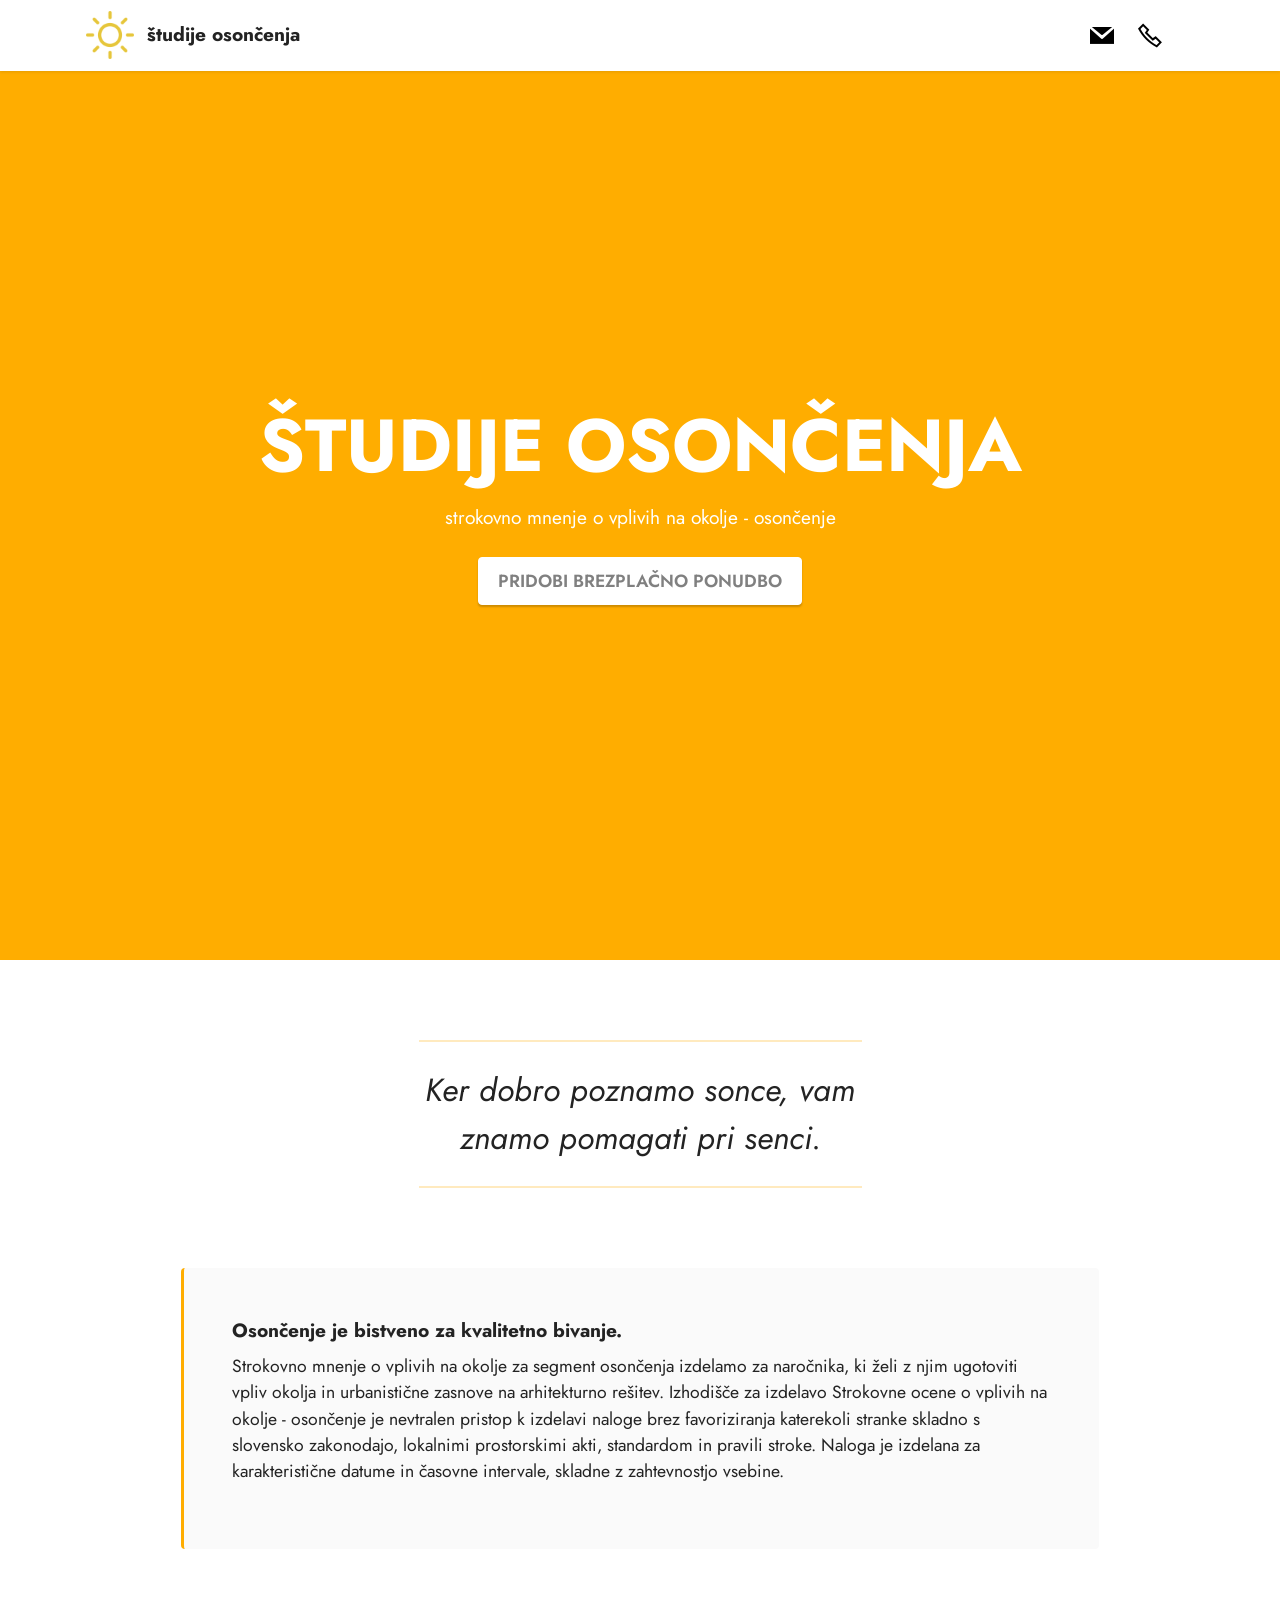
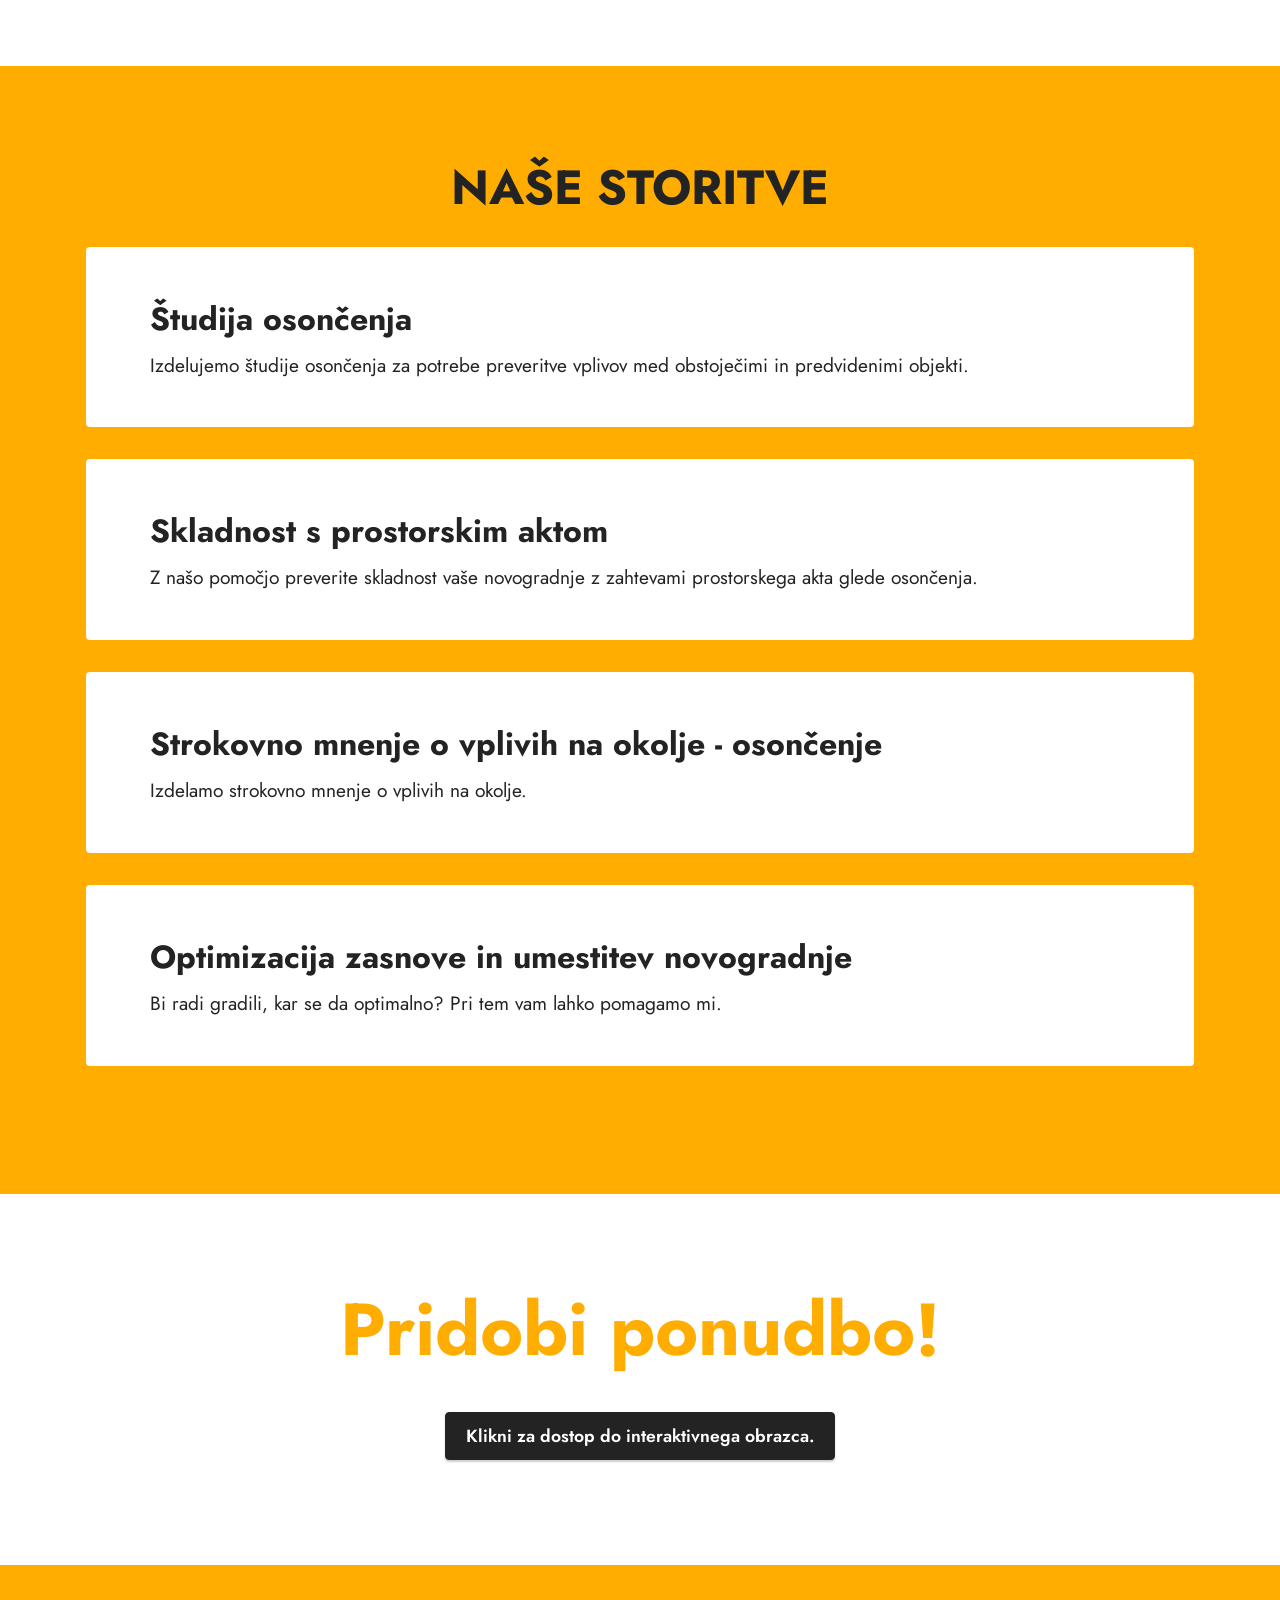
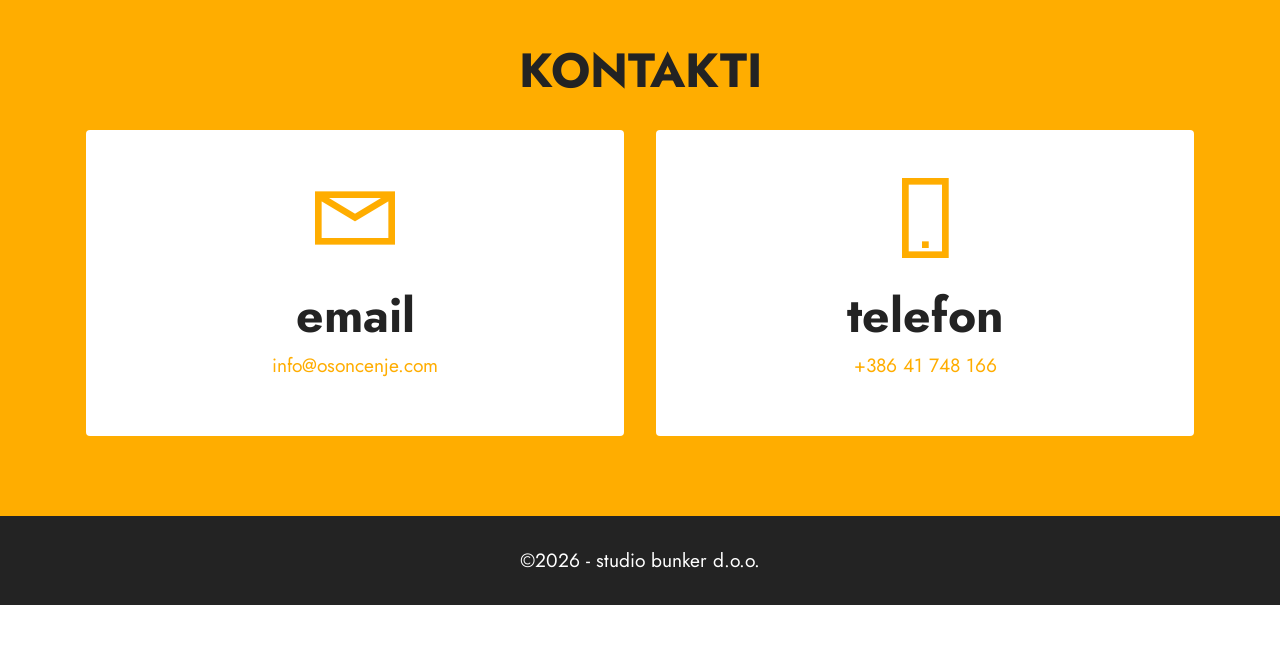
<file: index.html>
<!DOCTYPE html>
<html  >
<head>

  <!-- Google tag (gtag.js) -->
<script async src="https://www.googletagmanager.com/gtag/js?id=G-XQLSNSXRMN"></script>
<script>
  window.dataLayer = window.dataLayer || [];
  function gtag(){dataLayer.push(arguments);}
  gtag('js', new Date());

  gtag('config', 'G-XQLSNSXRMN');
</script>
  <!-- Site made with Mobirise Website Builder v6.0.5, https://mobirise.com -->
  <meta charset="UTF-8">
  <meta http-equiv="X-UA-Compatible" content="IE=edge">
  <meta name="generator" content="Mobirise v6.0.5, mobirise.com">
  <meta name="viewport" content="width=device-width, initial-scale=1, minimum-scale=1">
  <link rel="shortcut icon" href="assets/images/sun.png" type="image/x-icon">
  <meta name="description" content="">
  
  
  <title>študije osončenja</title>
  <link rel="stylesheet" href="assets/web/assets/mobirise-icons2/mobirise2.css">
  <link rel="stylesheet" href="assets/bootstrap/css/bootstrap.min.css">
  <link rel="stylesheet" href="assets/bootstrap/css/bootstrap-grid.min.css">
  <link rel="stylesheet" href="assets/bootstrap/css/bootstrap-reboot.min.css">
  <link rel="stylesheet" href="assets/animatecss/animate.css">
  <link rel="stylesheet" href="assets/dropdown/css/style.css">
  <link rel="stylesheet" href="assets/socicon/css/styles.css">
  <link rel="stylesheet" href="assets/theme/css/style.css">
  <link rel="preload" href="https://fonts.googleapis.com/css?family=Jost:100,200,300,400,500,600,700,800,900,100i,200i,300i,400i,500i,600i,700i,800i,900i&display=swap" as="style" onload="this.onload=null;this.rel='stylesheet'">
  <noscript><link rel="stylesheet" href="https://fonts.googleapis.com/css?family=Jost:100,200,300,400,500,600,700,800,900,100i,200i,300i,400i,500i,600i,700i,800i,900i&display=swap"></noscript>
  <link rel="preload" as="style" href="assets/mobirise/css/mbr-additional.css?v=VdcR7S"><link rel="stylesheet" href="assets/mobirise/css/mbr-additional.css?v=VdcR7S" type="text/css">

  
  
  
</head>
<body>
  
  <section data-bs-version="5.1" class="menu menu1 cid-u844NfzFJv" once="menu" id="menu1-0">
    

    <nav class="navbar navbar-dropdown navbar-fixed-top navbar-expand-lg">
        <div class="container">
            <div class="navbar-brand">
                <span class="navbar-logo">
                    <a href="index.html">
                        <img src="assets/images/sun.png" alt="" style="height: 3rem;">
                    </a>
                </span>
                <span class="navbar-caption-wrap"><a class="navbar-caption text-black text-primary display-7" href="index.html">študije osončenja</a></span>
            </div>
            <button class="navbar-toggler" type="button" data-toggle="collapse" data-bs-toggle="collapse" data-target="#navbarSupportedContent" data-bs-target="#navbarSupportedContent" aria-controls="navbarNavAltMarkup" aria-expanded="false" aria-label="Toggle navigation">
                <div class="hamburger">
                    <span></span>
                    <span></span>
                    <span></span>
                    <span></span>
                </div>
            </button>
            <div class="collapse navbar-collapse" id="navbarSupportedContent">
                
                <div class="icons-menu">
                    <a class="iconfont-wrapper" href="kontakt.html">
                        <span class="p-2 mbr-iconfont socicon-mail socicon" style="color: rgb(0, 0, 0); fill: rgb(0, 0, 0);"></span>
                    </a>
                    <a class="iconfont-wrapper" href="kontakt.html">
                        <span class="p-2 mbr-iconfont mobi-mbri-phone mobi-mbri"></span>
                    </a>
                    
                    
                </div>
                
            </div>
        </div>
    </nav>
</section>

<section data-bs-version="5.1" class="header18 cid-u846of4ZfN mbr-fullscreen" id="header18-2">

    

    
    

    <div class="align-center container">
        <div class="row justify-content-center">
            <div class="col-12 col-lg-10">
                <h1 class="mbr-section-title mbr-fonts-style mbr-white mb-3 display-1"><strong>ŠTUDIJE OSONČENJA</strong></h1>
                
                <p class="mbr-text mbr-fonts-style mbr-white display-7">
                    strokovno mnenje o vplivih na okolje - osončenje</p>
                <div class="mbr-section-btn mt-3"><a class="btn btn-primary display-4" href="https://tally.so/r/2Ed2We" target="_blank">PRIDOBI BREZPLAČNO PONUDBO</a></div>
            </div>
        </div>
    </div>
</section>

<section data-bs-version="5.1" class="content6 cid-u8m15n0fcU" id="content6-i">
    
    <div class="container">
        <div class="row justify-content-center">
            <div class="col-md-12 col-lg-5">
                <hr class="line">
                <p class="mbr-text align-center mbr-fonts-style my-4 display-5">
                    <em>Ker dobro poznamo sonce, vam znamo pomagati pri senci.</em></p>
                <hr class="line">
            </div>
        </div>
    </div>
</section>

<section data-bs-version="5.1" class="content7 cid-u8m1lABczk" id="content7-j">
    
    <div class="container">
        <div class="row justify-content-center">
            <div class="col-12 col-md-10">
                <blockquote>
                <h5 class="mbr-section-title mbr-fonts-style mb-2 display-7"><strong>Osončenje je bistveno za kvalitetno bivanje.</strong></h5>
                <p class="mbr-text mbr-fonts-style display-4">Strokovno mnenje o vplivih na okolje za segment osončenja izdelamo za naročnika, ki želi z njim ugotoviti vpliv okolja in urbanistične zasnove na arhitekturno rešitev. Izhodišče za izdelavo Strokovne ocene o vplivih na okolje - osončenje je nevtralen pristop k izdelavi naloge brez favoriziranja katerekoli stranke skladno s slovensko zakonodajo, lokalnimi prostorskimi akti, standardom in pravili stroke. Naloga je izdelana za karakteristične datume in časovne intervale, skladne z zahtevnostjo vsebine.</p></blockquote>
            </div>
        </div>
    </div>
</section>

<section data-bs-version="5.1" class="features10 cid-u847QgLwHQ" id="features10-6">
    <!---->
    

    
    
    <div class="container">
        <div class="mbr-section-head">
            <h3 class="mbr-section-title mbr-fonts-style mb-0 display-2"><strong>NAŠE STORITVE</strong></h3>
            
        </div>
        <div class="row mt-4">
            <div class="item features-without-image col-12 active">
                <div class="item-wrapper">
                    <div class="top-line row">
                        <div class="col">
                            <h4 class="card-title mbr-fonts-style display-5"><strong>Študija osončenja</strong></h4>
                        </div>
                        <div class="col-auto">
                            <p class="price mbr-fonts-style display-5"></p>
                        </div>
                    </div>
                    <div class="bottom-line">
                        <p class="mbr-text mbr-fonts-style display-7">
                            Izdelujemo študije osončenja za potrebe preveritve vplivov med obstoječimi in predvidenimi objekti.&nbsp;</p>
                    </div>
                </div>
            </div>
            <div class="item features-without-image col-12">
                <div class="item-wrapper">
                    <div class="top-line row">
                        <div class="col">
                            <h4 class="card-title mbr-fonts-style display-5"><strong>Skladnost s prostorskim aktom</strong></h4>
                        </div>
                        <div class="col-auto">
                            <p class="price mbr-fonts-style display-5"></p>
                        </div>
                    </div>
                    <div class="bottom-line">
                        <p class="mbr-text mbr-fonts-style display-7">
                            Z našo pomočjo preverite skladnost vaše novogradnje z zahtevami prostorskega akta glede osončenja.</p>
                    </div>
                </div>
            </div><div class="item features-without-image col-12">
                <div class="item-wrapper">
                    <div class="top-line row">
                        <div class="col">
                            <h4 class="card-title mbr-fonts-style display-5"><strong>Strokovno mnenje o vplivih na okolje - osončenje</strong></h4>
                        </div>
                        <div class="col-auto">
                            <p class="price mbr-fonts-style display-5"></p>
                        </div>
                    </div>
                    <div class="bottom-line">
                        <p class="mbr-text mbr-fonts-style display-7">
                            Izdelamo strokovno mnenje o vplivih na okolje.</p>
                    </div>
                </div>
            </div>
            <div class="item features-without-image col-12">
                <div class="item-wrapper">
                    <div class="top-line row">
                        <div class="col">
                            <h4 class="card-title mbr-fonts-style display-5"><strong>Optimizacija zasnove in umestitev novogradnje</strong></h4>
                        </div>
                        <div class="col-auto">
                            <p class="price mbr-fonts-style display-5"></p>
                        </div>
                    </div>
                    <div class="bottom-line">
                        <p class="mbr-text mbr-fonts-style display-7">Bi radi gradili, kar se da optimalno? Pri tem vam lahko pomagamo mi.</p>
                    </div>
                </div>
            </div>
        </div>
    </div>
</section>

<section data-bs-version="5.1" class="info1 cid-vsxmw6hv3f" id="info1-q">
    

    
    
    <div class="align-center container">
        <div class="row justify-content-center">
            <div class="col-12 col-lg-8">
                <h3 class="mbr-section-title mb-4 mbr-fonts-style display-1">
                    <strong>Pridobi ponudbo!</strong></h3>
                
                <div class="mbr-section-btn"><a class="btn btn-black display-4" href="https://tally.so/r/2Ed2We" target="_blank">Klikni za dostop do interaktivnega obrazca.</a></div>
            </div>
        </div>
    </div>
</section>

<section data-bs-version="5.1" class="contacts1 cid-u848p1ioZ1" id="contacts1-8">

    

    
    
    <div class="container">
        <div class="mbr-section-head">
            <h3 class="mbr-section-title mbr-fonts-style align-center mb-0 display-2"><strong>KONTAKTI</strong></h3>
            <h4 class="mbr-section-subtitle mbr-fonts-style align-center mb-0 mt-2 display-5"></h4>
        </div>
        <div class="row justify-content-center mt-4">
            <div class="card col-12 col-lg-6">
                <div class="card-wrapper">
                    <div class="card-box align-center">
                        <div class="image-wrapper">
                            <span class="mbr-iconfont mobi-mbri-letter mobi-mbri" style="color: rgb(255, 173, 0); fill: rgb(255, 173, 0);"></span>
                        </div>
                        <h4 class="card-title mbr-fonts-style mb-2 display-2"><strong>email</strong>
                        </h4>
                        
                        <h5 class="link mbr-fonts-style display-7"><a href="page3.html" class="text-warning text-primary">info@osoncenje.com</a></h5>
                    </div>
                </div>
            </div>
            <div class="card col-12 col-lg-6">
                <div class="card-wrapper">
                    <div class="card-box align-center">
                        <div class="image-wrapper">
                            <span class="mbr-iconfont mobi-mbri-mobile-2 mobi-mbri" style="color: rgb(255, 173, 0); fill: rgb(255, 173, 0);"></span>
                        </div>
                        <h4 class="card-title mbr-fonts-style align-center mb-2 display-2"><strong>telefon</strong></h4>
                        
                        <h5 class="link mbr-black mbr-fonts-style display-7"><a href="tel:+386 41 748 166" class="text-warning text-primary">+386 41 748 166</a></h5>
                    </div>
                </div>
            </div>
        </div>
    </div>
</section>

<section data-bs-version="5.1" class="footer7 cid-vsxmRZ2svs" once="footers" id="footer7-r">

    

    

    <div class="container">
        <div class="media-container-row align-center mbr-white">
            <div class="col-12">
                <p class="mbr-text mb-0 mbr-fonts-style display-7">
                    ©2026 - studio bunker d.o.o.</p>
            </div>
        </div>
    </div>
</section><section class="display-7" style="padding: 0;align-items: center;justify-content: center;flex-wrap: wrap;    align-content: center;display: flex;position: relative;height: 4rem;"><a href="https://mobiri.se/3133961" style="flex: 1 1;height: 4rem;position: absolute;width: 100%;z-index: 1;"><img alt="" style="height: 4rem;" src="[data-uri]"></a><p style="margin: 0;text-align: center;" class="display-7">&#8204;</p><a style="z-index:1" href="https://mobirise.com"> Website Building Software</a></section><script src="assets/bootstrap/js/bootstrap.bundle.min.js"></script>  <script src="assets/smoothscroll/smooth-scroll.js"></script>  <script src="assets/ytplayer/index.js"></script>  <script src="assets/dropdown/js/navbar-dropdown.js"></script>  <script src="assets/theme/js/script.js"></script>  
  
  
 <div id="scrollToTop" class="scrollToTop mbr-arrow-up"><a style="text-align: center;"><i class="mbr-arrow-up-icon mbr-arrow-up-icon-cm cm-icon cm-icon-smallarrow-up"></i></a></div>
    <input name="animation" type="hidden">
  </body>
</html>
</file>
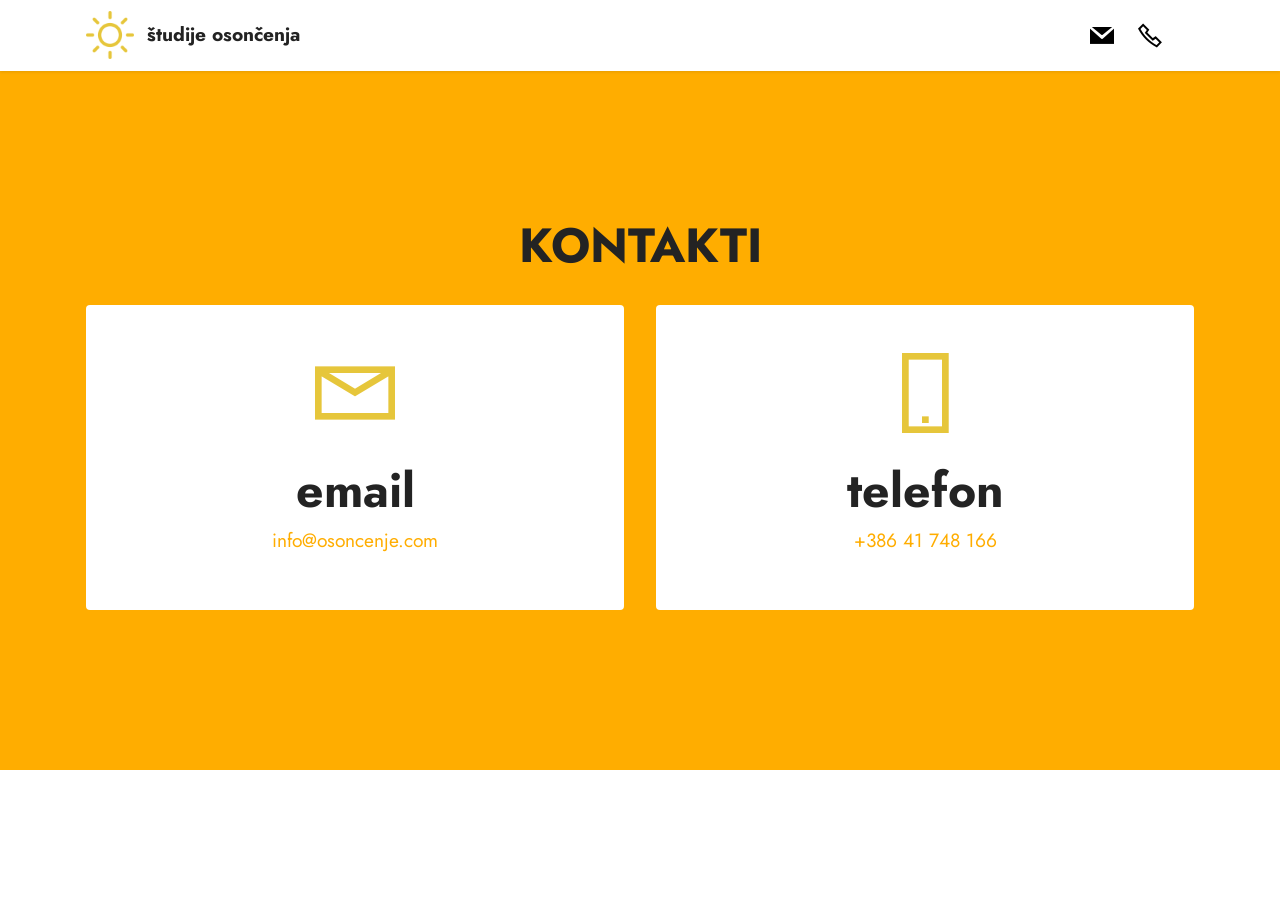
<file: kontakt.html>
<!DOCTYPE html>
<html  >
<head>
  <!-- Site made with Mobirise Website Builder v6.0.5, https://mobirise.com -->
  <meta charset="UTF-8">
  <meta http-equiv="X-UA-Compatible" content="IE=edge">
  <meta name="generator" content="Mobirise v6.0.5, mobirise.com">
  <meta name="viewport" content="width=device-width, initial-scale=1, minimum-scale=1">
  <link rel="shortcut icon" href="assets/images/sun.png" type="image/x-icon">
  <meta name="description" content="">
  
  
  <title>kontakt</title>
  <link rel="stylesheet" href="assets/web/assets/mobirise-icons2/mobirise2.css">
  <link rel="stylesheet" href="assets/bootstrap/css/bootstrap.min.css">
  <link rel="stylesheet" href="assets/bootstrap/css/bootstrap-grid.min.css">
  <link rel="stylesheet" href="assets/bootstrap/css/bootstrap-reboot.min.css">
  <link rel="stylesheet" href="assets/animatecss/animate.css">
  <link rel="stylesheet" href="assets/dropdown/css/style.css">
  <link rel="stylesheet" href="assets/socicon/css/styles.css">
  <link rel="stylesheet" href="assets/theme/css/style.css">
  <link rel="preload" href="https://fonts.googleapis.com/css?family=Jost:100,200,300,400,500,600,700,800,900,100i,200i,300i,400i,500i,600i,700i,800i,900i&display=swap" as="style" onload="this.onload=null;this.rel='stylesheet'">
  <noscript><link rel="stylesheet" href="https://fonts.googleapis.com/css?family=Jost:100,200,300,400,500,600,700,800,900,100i,200i,300i,400i,500i,600i,700i,800i,900i&display=swap"></noscript>
  <link rel="preload" as="style" href="assets/mobirise/css/mbr-additional.css?v=teXJN1"><link rel="stylesheet" href="assets/mobirise/css/mbr-additional.css?v=teXJN1" type="text/css">

  
  
  
</head>
<body>
  
  <section data-bs-version="5.1" class="menu menu1 cid-u84ctUMPPi" once="menu" id="menu1-c">
    

    <nav class="navbar navbar-dropdown navbar-fixed-top navbar-expand-lg">
        <div class="container">
            <div class="navbar-brand">
                <span class="navbar-logo">
                    <a href="index.html">
                        <img src="assets/images/sun.png" alt="" style="height: 3rem;">
                    </a>
                </span>
                <span class="navbar-caption-wrap"><a class="navbar-caption text-black text-primary display-7" href="index.html">študije osončenja</a></span>
            </div>
            <button class="navbar-toggler" type="button" data-toggle="collapse" data-bs-toggle="collapse" data-target="#navbarSupportedContent" data-bs-target="#navbarSupportedContent" aria-controls="navbarNavAltMarkup" aria-expanded="false" aria-label="Toggle navigation">
                <div class="hamburger">
                    <span></span>
                    <span></span>
                    <span></span>
                    <span></span>
                </div>
            </button>
            <div class="collapse navbar-collapse" id="navbarSupportedContent">
                
                <div class="icons-menu">
                    <a class="iconfont-wrapper" href="kontakt.html">
                        <span class="p-2 mbr-iconfont socicon-mail socicon" style="color: rgb(0, 0, 0); fill: rgb(0, 0, 0);"></span>
                    </a>
                    <a class="iconfont-wrapper" href="kontakt.html">
                        <span class="p-2 mbr-iconfont mobi-mbri-phone mobi-mbri"></span>
                    </a>
                    
                    
                </div>
                
            </div>
        </div>
    </nav>
</section>

<section data-bs-version="5.1" class="contacts1 cid-u84ctXA3Ui" id="contacts1-h">

    

    
    
    <div class="container">
        <div class="mbr-section-head">
            <h3 class="mbr-section-title mbr-fonts-style align-center mb-0 display-2">
                <strong>KONTAKTI</strong></h3>
            
        </div>
        <div class="row justify-content-center mt-4">
            <div class="card col-12 col-lg-6">
                <div class="card-wrapper">
                    <div class="card-box align-center">
                        <div class="image-wrapper">
                            <span class="mbr-iconfont mobi-mbri-letter mobi-mbri" style="color: rgb(230, 198, 59); fill: rgb(230, 198, 59);"></span>
                        </div>
                        <h4 class="card-title mbr-fonts-style mb-2 display-2">
                            <strong>email</strong>
                        </h4>
                        
                        <h5 class="link mbr-fonts-style display-7"><a href="mailto:info@osoncenje.com" class="text-warning text-primary">info@osoncenje.com</a></h5>
                    </div>
                </div>
            </div>
            <div class="card col-12 col-lg-6">
                <div class="card-wrapper">
                    <div class="card-box align-center">
                        <div class="image-wrapper">
                            <span class="mbr-iconfont mobi-mbri-mobile-2 mobi-mbri" style="color: rgb(230, 198, 59); fill: rgb(230, 198, 59);"></span>
                        </div>
                        <h4 class="card-title mbr-fonts-style align-center mb-2 display-2"><strong>telefon</strong></h4>
                        
                        <h5 class="link mbr-black mbr-fonts-style display-7"><a href="tel:+386 41 748 166" class="text-warning text-primary">+386 41 748 166</a></h5>
                    </div>
                </div>
            </div>
        </div>
    </div>
</section><section class="display-7" style="padding: 0;align-items: center;justify-content: center;flex-wrap: wrap;    align-content: center;display: flex;position: relative;height: 4rem;"><a href="https://mobiri.se/3133961" style="flex: 1 1;height: 4rem;position: absolute;width: 100%;z-index: 1;"><img alt="" style="height: 4rem;" src="[data-uri]"></a><p style="margin: 0;text-align: center;" class="display-7">&#8204;</p><a style="z-index:1" href="https://mobirise.com"> Website Builder Software</a></section><script src="assets/bootstrap/js/bootstrap.bundle.min.js"></script>  <script src="assets/smoothscroll/smooth-scroll.js"></script>  <script src="assets/ytplayer/index.js"></script>  <script src="assets/dropdown/js/navbar-dropdown.js"></script>  <script src="assets/theme/js/script.js"></script>  
  
  
 <div id="scrollToTop" class="scrollToTop mbr-arrow-up"><a style="text-align: center;"><i class="mbr-arrow-up-icon mbr-arrow-up-icon-cm cm-icon cm-icon-smallarrow-up"></i></a></div>
    <input name="animation" type="hidden">
  </body>
</html>
</file>
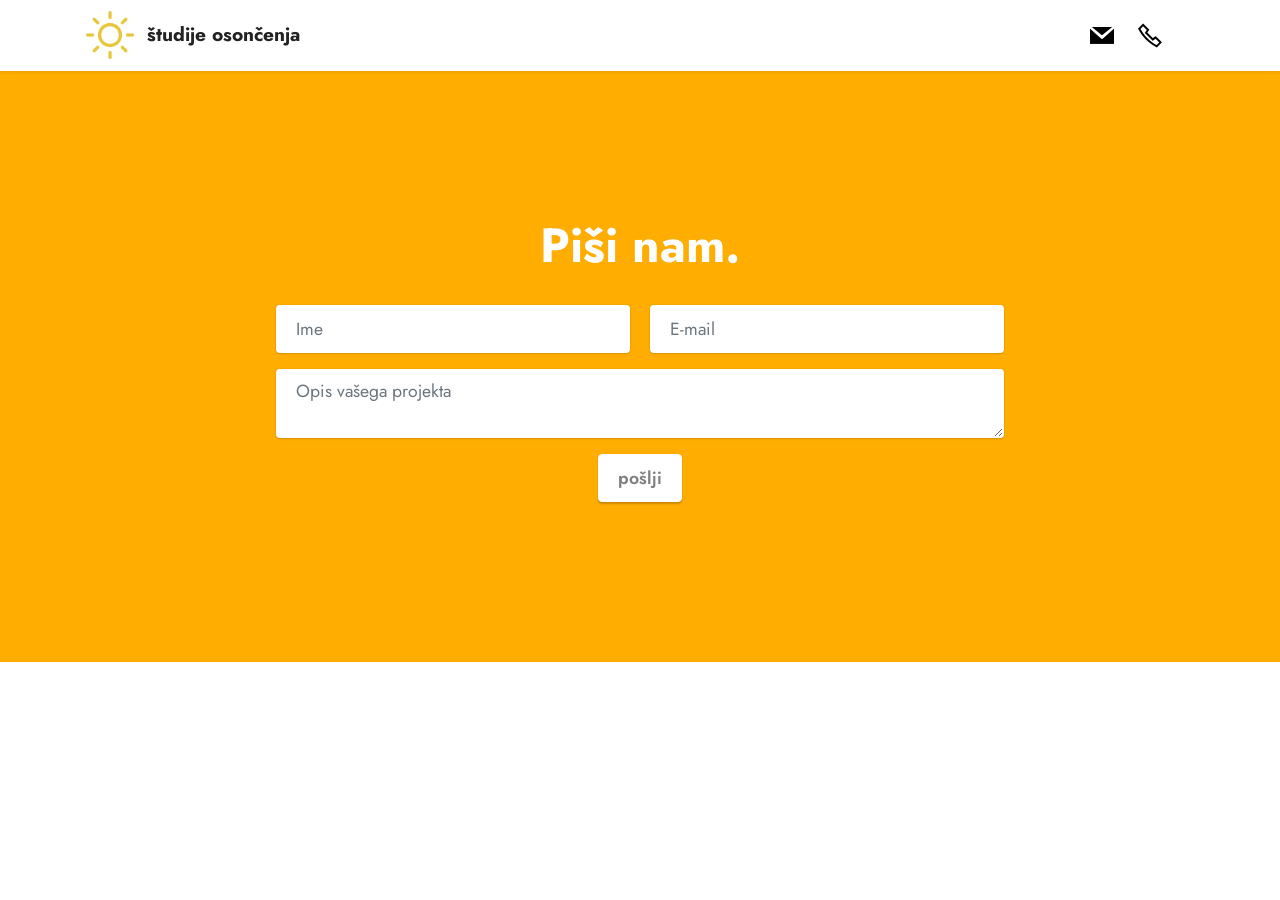
<file: page3.html>
<!DOCTYPE html>
<html  >
<head>
  <!-- Site made with Mobirise Website Builder v6.0.5, https://mobirise.com -->
  <meta charset="UTF-8">
  <meta http-equiv="X-UA-Compatible" content="IE=edge">
  <meta name="generator" content="Mobirise v6.0.5, mobirise.com">
  <meta name="viewport" content="width=device-width, initial-scale=1, minimum-scale=1">
  <link rel="shortcut icon" href="assets/images/sun.png" type="image/x-icon">
  <meta name="description" content="">
  
  
  <title>obrazec za pošiljanje</title>
  <link rel="stylesheet" href="assets/web/assets/mobirise-icons2/mobirise2.css">
  <link rel="stylesheet" href="assets/bootstrap/css/bootstrap.min.css">
  <link rel="stylesheet" href="assets/bootstrap/css/bootstrap-grid.min.css">
  <link rel="stylesheet" href="assets/bootstrap/css/bootstrap-reboot.min.css">
  <link rel="stylesheet" href="assets/animatecss/animate.css">
  <link rel="stylesheet" href="assets/dropdown/css/style.css">
  <link rel="stylesheet" href="assets/socicon/css/styles.css">
  <link rel="stylesheet" href="assets/theme/css/style.css">
  <link rel="preload" href="https://fonts.googleapis.com/css?family=Jost:100,200,300,400,500,600,700,800,900,100i,200i,300i,400i,500i,600i,700i,800i,900i&display=swap" as="style" onload="this.onload=null;this.rel='stylesheet'">
  <noscript><link rel="stylesheet" href="https://fonts.googleapis.com/css?family=Jost:100,200,300,400,500,600,700,800,900,100i,200i,300i,400i,500i,600i,700i,800i,900i&display=swap"></noscript>
  <link rel="preload" as="style" href="assets/mobirise/css/mbr-additional.css?v=xPhvrf"><link rel="stylesheet" href="assets/mobirise/css/mbr-additional.css?v=xPhvrf" type="text/css">

  
  
  
</head>
<body>
  
  <section data-bs-version="5.1" class="menu menu1 cid-v2aLvwnbuQ" once="menu" id="menu1-n">
    

    <nav class="navbar navbar-dropdown navbar-fixed-top navbar-expand-lg">
        <div class="container">
            <div class="navbar-brand">
                <span class="navbar-logo">
                    <a href="index.html">
                        <img src="assets/images/sun.png" alt="" style="height: 3rem;">
                    </a>
                </span>
                <span class="navbar-caption-wrap"><a class="navbar-caption text-black text-primary display-7" href="index.html">študije osončenja</a></span>
            </div>
            <button class="navbar-toggler" type="button" data-toggle="collapse" data-bs-toggle="collapse" data-target="#navbarSupportedContent" data-bs-target="#navbarSupportedContent" aria-controls="navbarNavAltMarkup" aria-expanded="false" aria-label="Toggle navigation">
                <div class="hamburger">
                    <span></span>
                    <span></span>
                    <span></span>
                    <span></span>
                </div>
            </button>
            <div class="collapse navbar-collapse" id="navbarSupportedContent">
                
                <div class="icons-menu">
                    <a class="iconfont-wrapper" href="kontakt.html">
                        <span class="p-2 mbr-iconfont socicon-mail socicon" style="color: rgb(0, 0, 0); fill: rgb(0, 0, 0);"></span>
                    </a>
                    <a class="iconfont-wrapper" href="kontakt.html">
                        <span class="p-2 mbr-iconfont mobi-mbri-phone mobi-mbri"></span>
                    </a>
                    
                    
                </div>
                
            </div>
        </div>
    </nav>
</section>

<section data-bs-version="5.1" class="form5 cid-v2aLFQitce" id="form5-p">
    
    
    <div class="container">
        <div class="mbr-section-head">
            <h3 class="mbr-section-title mbr-fonts-style align-center mb-0 display-2">
                <strong>Piši nam.</strong></h3>
            
        </div>
        <div class="row justify-content-center mt-4">
            <div class="col-lg-8 mx-auto mbr-form" data-form-type="formoid">
                <form action="https://mobirise.eu/" method="POST" class="mbr-form form-with-styler" data-form-title="Form Name"><input type="hidden" name="email" data-form-email="true" value="QRO+Afsu52NXy1A4mRR6gN3nfL4uxFa3CQ0TAdOtI5qz+aEuEi+4YnFCvF/MjQ8XTnCI2x14hrGtOMjJ4BZkldOc2oGL39KdLctwWvF39pQItkNi7uTfNexadzJqSrS4">
                    <div class="row">
                        <div hidden="hidden" data-form-alert="" class="alert alert-success col-12">Hvala za vaše sporočilo. Kontaktirali vas bomo v 24 urah.</div>
                        <div hidden="hidden" data-form-alert-danger="" class="alert alert-danger col-12">
                            Oops...! some problem!
                        </div>
                    </div>
                    <div class="dragArea row">
                        <div class="col-md col-sm-12 form-group mb-3" data-for="name">
                            <input type="text" name="name" placeholder="Ime" data-form-field="name" class="form-control" value="" id="name-form5-p">
                        </div>
                        <div class="col-md col-sm-12 form-group mb-3" data-for="email">
                            <input type="email" name="email" placeholder="E-mail" data-form-field="email" class="form-control" value="" id="email-form5-p">
                        </div>
                        
                        <div class="col-12 form-group mb-3" data-for="textarea">
                            <textarea name="textarea" placeholder="Opis vašega projekta" data-form-field="textarea" class="form-control" id="textarea-form5-p"></textarea>
                        </div>
                        <div class="col-lg-12 col-md-12 col-sm-12 align-center mbr-section-btn"><button type="submit" class="btn btn-primary display-4">pošlji</button></div>
                    </div>
                </form>
            </div>
        </div>
    </div>
</section><section class="display-7" style="padding: 0;align-items: center;justify-content: center;flex-wrap: wrap;    align-content: center;display: flex;position: relative;height: 4rem;"><a href="https://mobiri.se/3133961" style="flex: 1 1;height: 4rem;position: absolute;width: 100%;z-index: 1;"><img alt="" style="height: 4rem;" src="[data-uri]"></a><p style="margin: 0;text-align: center;" class="display-7">&#8204;</p><a style="z-index:1" href="https://mobirise.com/builder/ai-website-builder.html">Free AI Website Builder</a></section><script src="assets/bootstrap/js/bootstrap.bundle.min.js"></script>  <script src="assets/smoothscroll/smooth-scroll.js"></script>  <script src="assets/ytplayer/index.js"></script>  <script src="assets/dropdown/js/navbar-dropdown.js"></script>  <script src="assets/theme/js/script.js"></script>  <script src="assets/formoid/formoid.min.js"></script>  
  
  
 <div id="scrollToTop" class="scrollToTop mbr-arrow-up"><a style="text-align: center;"><i class="mbr-arrow-up-icon mbr-arrow-up-icon-cm cm-icon cm-icon-smallarrow-up"></i></a></div>
    <input name="animation" type="hidden">
  </body>
</html>
</file>
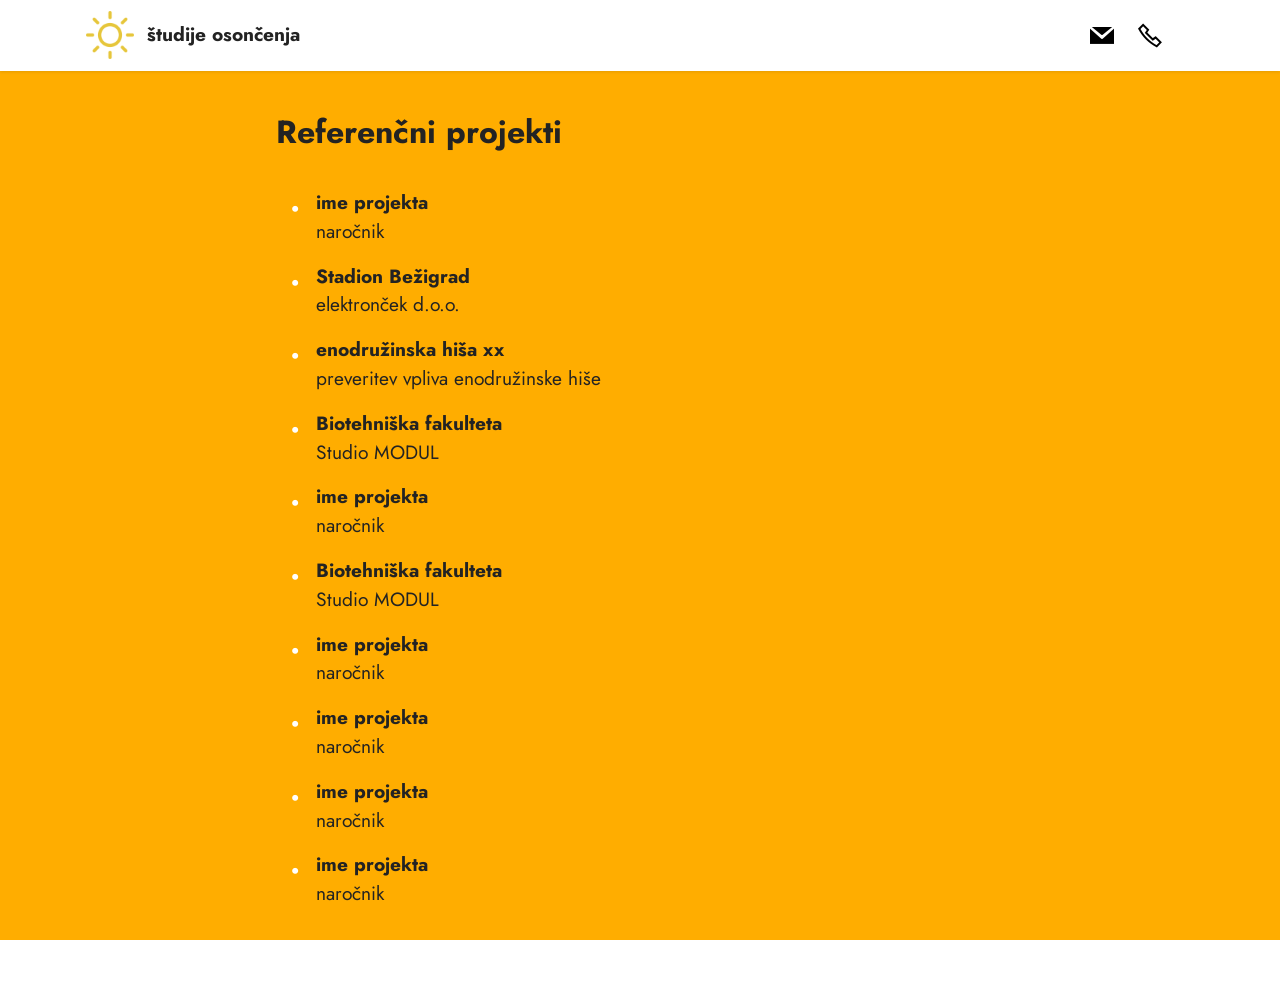
<file: projekti.html>
<!DOCTYPE html>
<html  >
<head>
  <!-- Site made with Mobirise Website Builder v6.0.5, https://mobirise.com -->
  <meta charset="UTF-8">
  <meta http-equiv="X-UA-Compatible" content="IE=edge">
  <meta name="generator" content="Mobirise v6.0.5, mobirise.com">
  <meta name="viewport" content="width=device-width, initial-scale=1, minimum-scale=1">
  <link rel="shortcut icon" href="assets/images/sun.png" type="image/x-icon">
  <meta name="description" content="">
  
  
  <title>referenčni projekti</title>
  <link rel="stylesheet" href="assets/web/assets/mobirise-icons2/mobirise2.css">
  <link rel="stylesheet" href="assets/bootstrap/css/bootstrap.min.css">
  <link rel="stylesheet" href="assets/bootstrap/css/bootstrap-grid.min.css">
  <link rel="stylesheet" href="assets/bootstrap/css/bootstrap-reboot.min.css">
  <link rel="stylesheet" href="assets/animatecss/animate.css">
  <link rel="stylesheet" href="assets/dropdown/css/style.css">
  <link rel="stylesheet" href="assets/socicon/css/styles.css">
  <link rel="stylesheet" href="assets/theme/css/style.css">
  <link rel="preload" href="https://fonts.googleapis.com/css?family=Jost:100,200,300,400,500,600,700,800,900,100i,200i,300i,400i,500i,600i,700i,800i,900i&display=swap" as="style" onload="this.onload=null;this.rel='stylesheet'">
  <noscript><link rel="stylesheet" href="https://fonts.googleapis.com/css?family=Jost:100,200,300,400,500,600,700,800,900,100i,200i,300i,400i,500i,600i,700i,800i,900i&display=swap"></noscript>
  <link rel="preload" as="style" href="assets/mobirise/css/mbr-additional.css?v=h6Ur73"><link rel="stylesheet" href="assets/mobirise/css/mbr-additional.css?v=h6Ur73" type="text/css">

  
  
  
</head>
<body>
  
  <section data-bs-version="5.1" class="menu menu1 cid-u844NfzFJv" once="menu" id="menu1-9">
    

    <nav class="navbar navbar-dropdown navbar-fixed-top navbar-expand-lg">
        <div class="container">
            <div class="navbar-brand">
                <span class="navbar-logo">
                    <a href="index.html">
                        <img src="assets/images/sun.png" alt="" style="height: 3rem;">
                    </a>
                </span>
                <span class="navbar-caption-wrap"><a class="navbar-caption text-black text-primary display-7" href="index.html">študije osončenja</a></span>
            </div>
            <button class="navbar-toggler" type="button" data-toggle="collapse" data-bs-toggle="collapse" data-target="#navbarSupportedContent" data-bs-target="#navbarSupportedContent" aria-controls="navbarNavAltMarkup" aria-expanded="false" aria-label="Toggle navigation">
                <div class="hamburger">
                    <span></span>
                    <span></span>
                    <span></span>
                    <span></span>
                </div>
            </button>
            <div class="collapse navbar-collapse" id="navbarSupportedContent">
                
                <div class="icons-menu">
                    <a class="iconfont-wrapper" href="kontakt.html">
                        <span class="p-2 mbr-iconfont socicon-mail socicon" style="color: rgb(0, 0, 0); fill: rgb(0, 0, 0);"></span>
                    </a>
                    <a class="iconfont-wrapper" href="kontakt.html">
                        <span class="p-2 mbr-iconfont mobi-mbri-phone mobi-mbri"></span>
                    </a>
                    
                    
                </div>
                
            </div>
        </div>
    </nav>
</section>

<section data-bs-version="5.1" class="content14 cid-u84aTyJGD8" id="content14-a">
    

    
    
    
    <div class="container">
        <div class="row justify-content-center">
            <div class="col-md-12 col-lg-8">
                    <h3 class="mbr-section-title mbr-fonts-style mb-4 display-5">
                        <strong>Referenčni projekti</strong></h3>
                <ul class="list mbr-fonts-style display-7">
                    <li><strong>ime projekta<br></strong>naročnik</li><li><strong>Stadion Bežigrad</strong><br>elektronček d.o.o.</li>
                    <li><strong>enodružinska hiša xx</strong><br>preveritev vpliva enodružinske hiše</li>
                    <li><strong>Biotehniška fakulteta</strong><br>Studio MODUL</li>
                    <li><strong>ime projekta</strong><br>naročnik</li>
                    <li><strong>Biotehniška fakulteta<br></strong>Studio MODUL</li><li><strong>ime projekta<br></strong>naročnik</li><li><strong>ime projekta<br></strong>naročnik</li><li><strong>ime projekta<br></strong>naročnik</li><li><strong>ime projekta</strong><br>naročnik</li>
                </ul>
            </div>
        </div>
    </div>
</section><section class="display-7" style="padding: 0;align-items: center;justify-content: center;flex-wrap: wrap;    align-content: center;display: flex;position: relative;height: 4rem;"><a href="https://mobiri.se/3133961" style="flex: 1 1;height: 4rem;position: absolute;width: 100%;z-index: 1;"><img alt="" style="height: 4rem;" src="[data-uri]"></a><p style="margin: 0;text-align: center;" class="display-7">&#8204;</p><a style="z-index:1" href="https://mobirise.com/html-builder.html">HTML Website Maker</a></section><script src="assets/bootstrap/js/bootstrap.bundle.min.js"></script>  <script src="assets/smoothscroll/smooth-scroll.js"></script>  <script src="assets/ytplayer/index.js"></script>  <script src="assets/dropdown/js/navbar-dropdown.js"></script>  <script src="assets/theme/js/script.js"></script>  
  
  
 <div id="scrollToTop" class="scrollToTop mbr-arrow-up"><a style="text-align: center;"><i class="mbr-arrow-up-icon mbr-arrow-up-icon-cm cm-icon cm-icon-smallarrow-up"></i></a></div>
    <input name="animation" type="hidden">
  </body>
</html>
</file>
<file: assets/web/assets/mobirise-icons2/mobirise2.css>
@font-face {
  font-family: 'Moririse2';
  font-display: swap;
  src:  url('mobirise2.eot?f2bix4');
  src:  url('mobirise2.eot?f2bix4#iefix') format('embedded-opentype'),
    url('mobirise2.ttf?f2bix4') format('truetype'),
    url('mobirise2.woff?f2bix4') format('woff'),
    url('mobirise2.svg?f2bix4#mobirise2') format('svg');
  font-weight: normal;
  font-style: normal;
}

[class^="mobi-"], [class*=" mobi-"] {
  /* use !important to prevent issues with browser extensions that change fonts */
  font-family: 'Moririse2' !important;
  speak: none;
  font-style: normal;
  font-weight: normal;
  font-variant: normal;
  text-transform: none;
  line-height: 1;

  /* Better Font Rendering =========== */
  -webkit-font-smoothing: antialiased;
  -moz-osx-font-smoothing: grayscale;
}

.mobi-mbri-add-submenu:before {
  content: "\e900";
}
.mobi-mbri-alert:before {
  content: "\e901";
}
.mobi-mbri-align-center:before {
  content: "\e902";
}
.mobi-mbri-align-justify:before {
  content: "\e903";
}
.mobi-mbri-align-left:before {
  content: "\e904";
}
.mobi-mbri-align-right:before {
  content: "\e905";
}
.mobi-mbri-android:before {
  content: "\e906";
}
.mobi-mbri-apple:before {
  content: "\e907";
}
.mobi-mbri-arrow-down:before {
  content: "\e908";
}
.mobi-mbri-arrow-next:before {
  content: "\e909";
}
.mobi-mbri-arrow-prev:before {
  content: "\e90a";
}
.mobi-mbri-arrow-up:before {
  content: "\e90b";
}
.mobi-mbri-bold:before {
  content: "\e90c";
}
.mobi-mbri-bookmark:before {
  content: "\e90d";
}
.mobi-mbri-bootstrap:before {
  content: "\e90e";
}
.mobi-mbri-briefcase:before {
  content: "\e90f";
}
.mobi-mbri-browse:before {
  content: "\e910";
}
.mobi-mbri-bulleted-list:before {
  content: "\e911";
}
.mobi-mbri-calendar:before {
  content: "\e912";
}
.mobi-mbri-camera:before {
  content: "\e913";
}
.mobi-mbri-cart-add:before {
  content: "\e914";
}
.mobi-mbri-cart-full:before {
  content: "\e915";
}
.mobi-mbri-cash:before {
  content: "\e916";
}
.mobi-mbri-change-style:before {
  content: "\e917";
}
.mobi-mbri-chat:before {
  content: "\e918";
}
.mobi-mbri-clock:before {
  content: "\e919";
}
.mobi-mbri-close:before {
  content: "\e91a";
}
.mobi-mbri-cloud:before {
  content: "\e91b";
}
.mobi-mbri-code:before {
  content: "\e91c";
}
.mobi-mbri-contact-form:before {
  content: "\e91d";
}
.mobi-mbri-credit-card:before {
  content: "\e91e";
}
.mobi-mbri-cursor-click:before {
  content: "\e91f";
}
.mobi-mbri-cust-feedback:before {
  content: "\e920";
}
.mobi-mbri-database:before {
  content: "\e921";
}
.mobi-mbri-delivery:before {
  content: "\e922";
}
.mobi-mbri-desktop:before {
  content: "\e923";
}
.mobi-mbri-devices:before {
  content: "\e924";
}
.mobi-mbri-down:before {
  content: "\e925";
}
.mobi-mbri-download-2:before {
  content: "\e926";
}
.mobi-mbri-download:before {
  content: "\e927";
}
.mobi-mbri-drag-n-drop-2:before {
  content: "\e928";
}
.mobi-mbri-drag-n-drop:before {
  content: "\e929";
}
.mobi-mbri-edit-2:before {
  content: "\e92a";
}
.mobi-mbri-edit:before {
  content: "\e92b";
}
.mobi-mbri-error:before {
  content: "\e92c";
}
.mobi-mbri-extension:before {
  content: "\e92d";
}
.mobi-mbri-features:before {
  content: "\e92e";
}
.mobi-mbri-file:before {
  content: "\e92f";
}
.mobi-mbri-flag:before {
  content: "\e930";
}
.mobi-mbri-folder:before {
  content: "\e931";
}
.mobi-mbri-gift:before {
  content: "\e932";
}
.mobi-mbri-github:before {
  content: "\e933";
}
.mobi-mbri-globe-2:before {
  content: "\e934";
}
.mobi-mbri-globe:before {
  content: "\e935";
}
.mobi-mbri-growing-chart:before {
  content: "\e936";
}
.mobi-mbri-hearth:before {
  content: "\e937";
}
.mobi-mbri-help:before {
  content: "\e938";
}
.mobi-mbri-home:before {
  content: "\e939";
}
.mobi-mbri-hot-cup:before {
  content: "\e93a";
}
.mobi-mbri-idea:before {
  content: "\e93b";
}
.mobi-mbri-image-gallery:before {
  content: "\e93c";
}
.mobi-mbri-image-slider:before {
  content: "\e93d";
}
.mobi-mbri-info:before {
  content: "\e93e";
}
.mobi-mbri-italic:before {
  content: "\e93f";
}
.mobi-mbri-key:before {
  content: "\e940";
}
.mobi-mbri-laptop:before {
  content: "\e941";
}
.mobi-mbri-layers:before {
  content: "\e942";
}
.mobi-mbri-left-right:before {
  content: "\e943";
}
.mobi-mbri-left:before {
  content: "\e944";
}
.mobi-mbri-letter:before {
  content: "\e945";
}
.mobi-mbri-like:before {
  content: "\e946";
}
.mobi-mbri-link:before {
  content: "\e947";
}
.mobi-mbri-lock:before {
  content: "\e948";
}
.mobi-mbri-login:before {
  content: "\e949";
}
.mobi-mbri-logout:before {
  content: "\e94a";
}
.mobi-mbri-magic-stick:before {
  content: "\e94b";
}
.mobi-mbri-map-pin:before {
  content: "\e94c";
}
.mobi-mbri-menu:before {
  content: "\e94d";
}
.mobi-mbri-mobile-2:before {
  content: "\e94e";
}
.mobi-mbri-mobile-horizontal:before {
  content: "\e94f";
}
.mobi-mbri-mobile:before {
  content: "\e950";
}
.mobi-mbri-mobirise:before {
  content: "\e951";
}
.mobi-mbri-more-horizontal:before {
  content: "\e952";
}
.mobi-mbri-more-vertical:before {
  content: "\e953";
}
.mobi-mbri-music:before {
  content: "\e954";
}
.mobi-mbri-new-file:before {
  content: "\e955";
}
.mobi-mbri-numbered-list:before {
  content: "\e956";
}
.mobi-mbri-opened-folder:before {
  content: "\e957";
}
.mobi-mbri-pages:before {
  content: "\e958";
}
.mobi-mbri-paper-plane:before {
  content: "\e959";
}
.mobi-mbri-paperclip:before {
  content: "\e95a";
}
.mobi-mbri-phone:before {
  content: "\e95b";
}
.mobi-mbri-photo:before {
  content: "\e95c";
}
.mobi-mbri-photos:before {
  content: "\e95d";
}
.mobi-mbri-pin:before {
  content: "\e95e";
}
.mobi-mbri-play:before {
  content: "\e95f";
}
.mobi-mbri-plus:before {
  content: "\e960";
}
.mobi-mbri-preview:before {
  content: "\e961";
}
.mobi-mbri-print:before {
  content: "\e962";
}
.mobi-mbri-protect:before {
  content: "\e963";
}
.mobi-mbri-question:before {
  content: "\e964";
}
.mobi-mbri-quote-left:before {
  content: "\e965";
}
.mobi-mbri-quote-right:before {
  content: "\e966";
}
.mobi-mbri-redo:before {
  content: "\e967";
}
.mobi-mbri-refresh:before {
  content: "\e968";
}
.mobi-mbri-responsive-2:before {
  content: "\e969";
}
.mobi-mbri-responsive:before {
  content: "\e96a";
}
.mobi-mbri-right:before {
  content: "\e96b";
}
.mobi-mbri-rocket:before {
  content: "\e96c";
}
.mobi-mbri-sad-face:before {
  content: "\e96d";
}
.mobi-mbri-sale:before {
  content: "\e96e";
}
.mobi-mbri-save:before {
  content: "\e96f";
}
.mobi-mbri-search:before {
  content: "\e970";
}
.mobi-mbri-setting-2:before {
  content: "\e971";
}
.mobi-mbri-setting-3:before {
  content: "\e972";
}
.mobi-mbri-setting:before {
  content: "\e973";
}
.mobi-mbri-share:before {
  content: "\e974";
}
.mobi-mbri-shopping-bag:before {
  content: "\e975";
}
.mobi-mbri-shopping-basket:before {
  content: "\e976";
}
.mobi-mbri-shopping-cart:before {
  content: "\e977";
}
.mobi-mbri-sites:before {
  content: "\e978";
}
.mobi-mbri-smile-face:before {
  content: "\e979";
}
.mobi-mbri-speed:before {
  content: "\e97a";
}
.mobi-mbri-star:before {
  content: "\e97b";
}
.mobi-mbri-success:before {
  content: "\e97c";
}
.mobi-mbri-sun:before {
  content: "\e97d";
}
.mobi-mbri-sun2:before {
  content: "\e97e";
}
.mobi-mbri-tablet-vertical:before {
  content: "\e97f";
}
.mobi-mbri-tablet:before {
  content: "\e980";
}
.mobi-mbri-target:before {
  content: "\e981";
}
.mobi-mbri-timer:before {
  content: "\e982";
}
.mobi-mbri-to-ftp:before {
  content: "\e983";
}
.mobi-mbri-to-local-drive:before {
  content: "\e984";
}
.mobi-mbri-touch-swipe:before {
  content: "\e985";
}
.mobi-mbri-touch:before {
  content: "\e986";
}
.mobi-mbri-trash:before {
  content: "\e987";
}
.mobi-mbri-underline:before {
  content: "\e988";
}
.mobi-mbri-undo:before {
  content: "\e989";
}
.mobi-mbri-unlink:before {
  content: "\e98a";
}
.mobi-mbri-unlock:before {
  content: "\e98b";
}
.mobi-mbri-up-down:before {
  content: "\e98c";
}
.mobi-mbri-up:before {
  content: "\e98d";
}
.mobi-mbri-update:before {
  content: "\e98e";
}
.mobi-mbri-upload-2:before {
  content: "\e98f";
}
.mobi-mbri-upload:before {
  content: "\e990";
}
.mobi-mbri-user-2:before {
  content: "\e991";
}
.mobi-mbri-user:before {
  content: "\e992";
}
.mobi-mbri-users:before {
  content: "\e993";
}
.mobi-mbri-video-play:before {
  content: "\e994";
}
.mobi-mbri-video:before {
  content: "\e995";
}
.mobi-mbri-watch:before {
  content: "\e996";
}
.mobi-mbri-website-theme-2:before {
  content: "\e997";
}
.mobi-mbri-website-theme:before {
  content: "\e998";
}
.mobi-mbri-wifi:before {
  content: "\e999";
}
.mobi-mbri-windows:before {
  content: "\e99a";
}
.mobi-mbri-zoom-in:before {
  content: "\e99b";
}
.mobi-mbri-zoom-out:before {
  content: "\e99c";
}
</file>
<file: assets/dropdown/css/style.css>
.navbar-dropdown {
  left: 0;
  padding: 0;
  position: absolute;
  right: 0;
  top: 0;
  transition: all 0.45s ease;
  z-index: 1030;
  background: #282828; }
  .navbar-dropdown .navbar-logo {
    margin-right: 0.8rem;
    transition: margin 0.3s ease-in-out;
    vertical-align: middle; }
    .navbar-dropdown .navbar-logo img {
      height: 3.125rem;
      transition: all 0.3s ease-in-out; }
    .navbar-dropdown .navbar-logo.mbr-iconfont {
      font-size: 3.125rem;
      line-height: 3.125rem; }
  .navbar-dropdown .navbar-caption {
    font-weight: 700;
    white-space: normal;
    vertical-align: -4px;
    line-height: 3.125rem !important; }
    .navbar-dropdown .navbar-caption, .navbar-dropdown .navbar-caption:hover {
      color: inherit;
      text-decoration: none; }
  .navbar-dropdown .mbr-iconfont + .navbar-caption {
    vertical-align: -1px; }
  .navbar-dropdown.navbar-fixed-top {
    position: fixed; }
  .navbar-dropdown .navbar-brand span {
    vertical-align: -4px; }
  .navbar-dropdown.bg-color.transparent {
    background: none; }
  .navbar-dropdown.navbar-short .navbar-brand {
    padding: 0.625rem 0; }
    .navbar-dropdown.navbar-short .navbar-brand span {
      vertical-align: -1px; }
  .navbar-dropdown.navbar-short .navbar-caption {
    line-height: 2.375rem !important;
    vertical-align: -2px; }
  .navbar-dropdown.navbar-short .navbar-logo {
    margin-right: 0.5rem; }
    .navbar-dropdown.navbar-short .navbar-logo img {
      height: 2.375rem; }
    .navbar-dropdown.navbar-short .navbar-logo.mbr-iconfont {
      font-size: 2.375rem;
      line-height: 2.375rem; }
  .navbar-dropdown.navbar-short .mbr-table-cell {
    height: 3.625rem; }
  .navbar-dropdown .navbar-close {
    left: 0.6875rem;
    position: fixed;
    top: 0.75rem;
    z-index: 1000; }
  .navbar-dropdown .hamburger-icon {
    content: "";
    display: inline-block;
    vertical-align: middle;
    width: 16px;
    -webkit-box-shadow: 0 -6px 0 1px #282828,0 0 0 1px #282828,0 6px 0 1px #282828;
    -moz-box-shadow: 0 -6px 0 1px #282828,0 0 0 1px #282828,0 6px 0 1px #282828;
    box-shadow: 0 -6px 0 1px #282828,0 0 0 1px #282828,0 6px 0 1px #282828; }

.dropdown-menu .dropdown-toggle[data-toggle="dropdown-submenu"]::after {
  border-bottom: 0.35em solid transparent;
  border-left: 0.35em solid;
  border-right: 0;
  border-top: 0.35em solid transparent;
  margin-left: 0.3rem; }

.dropdown-menu .dropdown-item:focus {
  outline: 0; }

.nav-dropdown {
  font-size: 0.75rem;
  font-weight: 500;
  height: auto !important; }
  .nav-dropdown .nav-btn {
    padding-left: 1rem; }
  .nav-dropdown .link {
    margin: .667em 1.667em;
    font-weight: 500;
    padding: 0;
    transition: color .2s ease-in-out; }
    .nav-dropdown .link.dropdown-toggle {
      margin-right: 2.583em; }
      .nav-dropdown .link.dropdown-toggle::after {
        margin-left: .25rem;
        border-top: 0.35em solid;
        border-right: 0.35em solid transparent;
        border-left: 0.35em solid transparent;
        border-bottom: 0; }
      .nav-dropdown .link.dropdown-toggle[aria-expanded="true"] {
        margin: 0;
        padding: 0.667em 3.263em  0.667em 1.667em; }
  .nav-dropdown .link::after,
  .nav-dropdown .dropdown-item::after {
    color: inherit; }
  .nav-dropdown .btn {
    font-size: 0.75rem;
    font-weight: 700;
    letter-spacing: 0;
    margin-bottom: 0;
    padding-left: 1.25rem;
    padding-right: 1.25rem; }
  .nav-dropdown .dropdown-menu {
    border-radius: 0;
    border: 0;
    left: 0;
    margin: 0;
    padding-bottom: 1.25rem;
    padding-top: 1.25rem;
    position: relative; }
  .nav-dropdown .dropdown-submenu {
    margin-left: 0.125rem;
    top: 0; }
  .nav-dropdown .dropdown-item {
    font-weight: 500;
    line-height: 2;
    padding: 0.3846em 4.615em 0.3846em 1.5385em;
    position: relative;
    transition: color .2s ease-in-out, background-color .2s ease-in-out; }
    .nav-dropdown .dropdown-item::after {
      margin-top: -0.3077em;
      position: absolute;
      right: 1.1538em;
      top: 50%; }
    .nav-dropdown .dropdown-item:focus, .nav-dropdown .dropdown-item:hover {
      background: none; }

@media (max-width: 767px) {
  .nav-dropdown.navbar-toggleable-sm {
    bottom: 0;
    display: none;
    left: 0;
    overflow-x: hidden;
    position: fixed;
    top: 0;
    transform: translateX(-100%);
    -ms-transform: translateX(-100%);
    -webkit-transform: translateX(-100%);
    width: 18.75rem;
    z-index: 999; } }
.nav-dropdown.navbar-toggleable-xl {
  bottom: 0;
  display: none;
  left: 0;
  overflow-x: hidden;
  position: fixed;
  top: 0;
  transform: translateX(-100%);
  -ms-transform: translateX(-100%);
  -webkit-transform: translateX(-100%);
  width: 18.75rem;
  z-index: 999; }

.nav-dropdown-sm {
  display: block !important;
  overflow-x: hidden;
  overflow: auto;
  padding-top: 3.875rem; }
  .nav-dropdown-sm::after {
    content: "";
    display: block;
    height: 3rem;
    width: 100%; }
  .nav-dropdown-sm.collapse.in ~ .navbar-close {
    display: block !important; }
  .nav-dropdown-sm.collapsing, .nav-dropdown-sm.collapse.in {
    transform: translateX(0);
    -ms-transform: translateX(0);
    -webkit-transform: translateX(0);
    transition: all 0.25s ease-out;
    -webkit-transition: all 0.25s ease-out;
    background: #282828; }
  .nav-dropdown-sm.collapsing[aria-expanded="false"] {
    transform: translateX(-100%);
    -ms-transform: translateX(-100%);
    -webkit-transform: translateX(-100%); }
  .nav-dropdown-sm .nav-item {
    display: block;
    margin-left: 0 !important;
    padding-left: 0; }
  .nav-dropdown-sm .link,
  .nav-dropdown-sm .dropdown-item {
    border-top: 1px dotted rgba(255, 255, 255, 0.1);
    font-size: 0.8125rem;
    line-height: 1.6;
    margin: 0 !important;
    padding: 0.875rem 2.4rem 0.875rem 1.5625rem !important;
    position: relative;
    white-space: normal; }
    .nav-dropdown-sm .link:focus, .nav-dropdown-sm .link:hover,
    .nav-dropdown-sm .dropdown-item:focus,
    .nav-dropdown-sm .dropdown-item:hover {
      background: rgba(0, 0, 0, 0.2) !important;
      color: #c0a375; }
  .nav-dropdown-sm .nav-btn {
    position: relative;
    padding: 1.5625rem 1.5625rem 0 1.5625rem; }
    .nav-dropdown-sm .nav-btn::before {
      border-top: 1px dotted rgba(255, 255, 255, 0.1);
      content: "";
      left: 0;
      position: absolute;
      top: 0;
      width: 100%; }
    .nav-dropdown-sm .nav-btn + .nav-btn {
      padding-top: 0.625rem; }
      .nav-dropdown-sm .nav-btn + .nav-btn::before {
        display: none; }
  .nav-dropdown-sm .btn {
    padding: 0.625rem 0; }
  .nav-dropdown-sm .dropdown-toggle[data-toggle="dropdown-submenu"]::after {
    margin-left: .25rem;
    border-top: 0.35em solid;
    border-right: 0.35em solid transparent;
    border-left: 0.35em solid transparent;
    border-bottom: 0; }
  .nav-dropdown-sm .dropdown-toggle[data-toggle="dropdown-submenu"][aria-expanded="true"]::after {
    border-top: 0;
    border-right: 0.35em solid transparent;
    border-left: 0.35em solid transparent;
    border-bottom: 0.35em solid; }
  .nav-dropdown-sm .dropdown-menu {
    margin: 0;
    padding: 0;
    position: relative;
    top: 0;
    left: 0;
    width: 100%;
    border: 0;
    float: none;
    border-radius: 0;
    background: none; }
  .nav-dropdown-sm .dropdown-submenu {
    left: 100%;
    margin-left: 0.125rem;
    margin-top: -1.25rem;
    top: 0; }

.navbar-toggleable-sm .nav-dropdown .dropdown-menu {
  position: absolute; }

.navbar-toggleable-sm .nav-dropdown .dropdown-submenu {
  left: 100%;
  margin-left: 0.125rem;
  margin-top: -1.25rem;
  top: 0; }

.navbar-toggleable-sm.opened .nav-dropdown .dropdown-menu {
  position: relative; }

.navbar-toggleable-sm.opened .nav-dropdown .dropdown-submenu {
  left: 0;
  margin-left: 00rem;
  margin-top: 0rem;
  top: 0; }

.is-builder .nav-dropdown.collapsing {
  transition: none !important; }
</file>
<file: assets/socicon/css/styles.css>
@charset "UTF-8";

@font-face {
  font-family: 'Socicon';
  src:  url('../fonts/socicon.eot');
  src:  url('../fonts/socicon.eot?#iefix') format('embedded-opentype'),
    url('../fonts/socicon.woff2') format('woff2'),
    url('../fonts/socicon.ttf') format('truetype'),
    url('../fonts/socicon.woff') format('woff'),
    url('../fonts/socicon.svg#socicon') format('svg');
  font-weight: normal;
  font-style: normal;
  font-display: swap;
}

[data-icon]:before {
  font-family: "socicon" !important;
  content: attr(data-icon);
  font-style: normal !important;
  font-weight: normal !important;
  font-variant: normal !important;
  text-transform: none !important;
  speak: none;
  line-height: 1;
  -webkit-font-smoothing: antialiased;
  -moz-osx-font-smoothing: grayscale;
}

[class^="socicon-"], [class*=" socicon-"] {
  /* use !important to prevent issues with browser extensions that change fonts */
  font-family: 'Socicon' !important;
  speak: none;
  font-style: normal;
  font-weight: normal;
  font-variant: normal;
  text-transform: none;
  line-height: 1;

  /* Better Font Rendering =========== */
  -webkit-font-smoothing: antialiased;
  -moz-osx-font-smoothing: grayscale;
}

.socicon-500px:before {
  content: "\e000";
}
.socicon-8tracks:before {
  content: "\e001";
}
.socicon-airbnb:before {
  content: "\e002";
}
.socicon-alliance:before {
  content: "\e003";
}
.socicon-amazon:before {
  content: "\e004";
}
.socicon-amplement:before {
  content: "\e005";
}
.socicon-android:before {
  content: "\e006";
}
.socicon-angellist:before {
  content: "\e007";
}
.socicon-apple:before {
  content: "\e008";
}
.socicon-appnet:before {
  content: "\e009";
}
.socicon-baidu:before {
  content: "\e00a";
}
.socicon-bandcamp:before {
  content: "\e00b";
}
.socicon-battlenet:before {
  content: "\e00c";
}
.socicon-mixer:before {
  content: "\e00d";
}
.socicon-bebee:before {
  content: "\e00e";
}
.socicon-bebo:before {
  content: "\e00f";
}
.socicon-behance:before {
  content: "\e010";
}
.socicon-blizzard:before {
  content: "\e011";
}
.socicon-blogger:before {
  content: "\e012";
}
.socicon-buffer:before {
  content: "\e013";
}
.socicon-chrome:before {
  content: "\e014";
}
.socicon-coderwall:before {
  content: "\e015";
}
.socicon-curse:before {
  content: "\e016";
}
.socicon-dailymotion:before {
  content: "\e017";
}
.socicon-deezer:before {
  content: "\e018";
}
.socicon-delicious:before {
  content: "\e019";
}
.socicon-deviantart:before {
  content: "\e01a";
}
.socicon-diablo:before {
  content: "\e01b";
}
.socicon-digg:before {
  content: "\e01c";
}
.socicon-discord:before {
  content: "\e01d";
}
.socicon-disqus:before {
  content: "\e01e";
}
.socicon-douban:before {
  content: "\e01f";
}
.socicon-draugiem:before {
  content: "\e020";
}
.socicon-dribbble:before {
  content: "\e021";
}
.socicon-drupal:before {
  content: "\e022";
}
.socicon-ebay:before {
  content: "\e023";
}
.socicon-ello:before {
  content: "\e024";
}
.socicon-endomodo:before {
  content: "\e025";
}
.socicon-envato:before {
  content: "\e026";
}
.socicon-etsy:before {
  content: "\e027";
}
.socicon-facebook:before {
  content: "\e028";
}
.socicon-feedburner:before {
  content: "\e029";
}
.socicon-filmweb:before {
  content: "\e02a";
}
.socicon-firefox:before {
  content: "\e02b";
}
.socicon-flattr:before {
  content: "\e02c";
}
.socicon-flickr:before {
  content: "\e02d";
}
.socicon-formulr:before {
  content: "\e02e";
}
.socicon-forrst:before {
  content: "\e02f";
}
.socicon-foursquare:before {
  content: "\e030";
}
.socicon-friendfeed:before {
  content: "\e031";
}
.socicon-github:before {
  content: "\e032";
}
.socicon-goodreads:before {
  content: "\e033";
}
.socicon-google:before {
  content: "\e034";
}
.socicon-googlescholar:before {
  content: "\e035";
}
.socicon-googlegroups:before {
  content: "\e036";
}
.socicon-googlephotos:before {
  content: "\e037";
}
.socicon-googleplus:before {
  content: "\e038";
}
.socicon-grooveshark:before {
  content: "\e039";
}
.socicon-hackerrank:before {
  content: "\e03a";
}
.socicon-hearthstone:before {
  content: "\e03b";
}
.socicon-hellocoton:before {
  content: "\e03c";
}
.socicon-heroes:before {
  content: "\e03d";
}
.socicon-smashcast:before {
  content: "\e03e";
}
.socicon-horde:before {
  content: "\e03f";
}
.socicon-houzz:before {
  content: "\e040";
}
.socicon-icq:before {
  content: "\e041";
}
.socicon-identica:before {
  content: "\e042";
}
.socicon-imdb:before {
  content: "\e043";
}
.socicon-instagram:before {
  content: "\e044";
}
.socicon-issuu:before {
  content: "\e045";
}
.socicon-istock:before {
  content: "\e046";
}
.socicon-itunes:before {
  content: "\e047";
}
.socicon-keybase:before {
  content: "\e048";
}
.socicon-lanyrd:before {
  content: "\e049";
}
.socicon-lastfm:before {
  content: "\e04a";
}
.socicon-line:before {
  content: "\e04b";
}
.socicon-linkedin:before {
  content: "\e04c";
}
.socicon-livejournal:before {
  content: "\e04d";
}
.socicon-lyft:before {
  content: "\e04e";
}
.socicon-macos:before {
  content: "\e04f";
}
.socicon-mail:before {
  content: "\e050";
}
.socicon-medium:before {
  content: "\e051";
}
.socicon-meetup:before {
  content: "\e052";
}
.socicon-mixcloud:before {
  content: "\e053";
}
.socicon-modelmayhem:before {
  content: "\e054";
}
.socicon-mumble:before {
  content: "\e055";
}
.socicon-myspace:before {
  content: "\e056";
}
.socicon-newsvine:before {
  content: "\e057";
}
.socicon-nintendo:before {
  content: "\e058";
}
.socicon-npm:before {
  content: "\e059";
}
.socicon-odnoklassniki:before {
  content: "\e05a";
}
.socicon-openid:before {
  content: "\e05b";
}
.socicon-opera:before {
  content: "\e05c";
}
.socicon-outlook:before {
  content: "\e05d";
}
.socicon-overwatch:before {
  content: "\e05e";
}
.socicon-patreon:before {
  content: "\e05f";
}
.socicon-paypal:before {
  content: "\e060";
}
.socicon-periscope:before {
  content: "\e061";
}
.socicon-persona:before {
  content: "\e062";
}
.socicon-pinterest:before {
  content: "\e063";
}
.socicon-play:before {
  content: "\e064";
}
.socicon-player:before {
  content: "\e065";
}
.socicon-playstation:before {
  content: "\e066";
}
.socicon-pocket:before {
  content: "\e067";
}
.socicon-qq:before {
  content: "\e068";
}
.socicon-quora:before {
  content: "\e069";
}
.socicon-raidcall:before {
  content: "\e06a";
}
.socicon-ravelry:before {
  content: "\e06b";
}
.socicon-reddit:before {
  content: "\e06c";
}
.socicon-renren:before {
  content: "\e06d";
}
.socicon-researchgate:before {
  content: "\e06e";
}
.socicon-residentadvisor:before {
  content: "\e06f";
}
.socicon-reverbnation:before {
  content: "\e070";
}
.socicon-rss:before {
  content: "\e071";
}
.socicon-sharethis:before {
  content: "\e072";
}
.socicon-skype:before {
  content: "\e073";
}
.socicon-slideshare:before {
  content: "\e074";
}
.socicon-smugmug:before {
  content: "\e075";
}
.socicon-snapchat:before {
  content: "\e076";
}
.socicon-songkick:before {
  content: "\e077";
}
.socicon-soundcloud:before {
  content: "\e078";
}
.socicon-spotify:before {
  content: "\e079";
}
.socicon-stackexchange:before {
  content: "\e07a";
}
.socicon-stackoverflow:before {
  content: "\e07b";
}
.socicon-starcraft:before {
  content: "\e07c";
}
.socicon-stayfriends:before {
  content: "\e07d";
}
.socicon-steam:before {
  content: "\e07e";
}
.socicon-storehouse:before {
  content: "\e07f";
}
.socicon-strava:before {
  content: "\e080";
}
.socicon-streamjar:before {
  content: "\e081";
}
.socicon-stumbleupon:before {
  content: "\e082";
}
.socicon-swarm:before {
  content: "\e083";
}
.socicon-teamspeak:before {
  content: "\e084";
}
.socicon-teamviewer:before {
  content: "\e085";
}
.socicon-technorati:before {
  content: "\e086";
}
.socicon-telegram:before {
  content: "\e087";
}
.socicon-tripadvisor:before {
  content: "\e088";
}
.socicon-tripit:before {
  content: "\e089";
}
.socicon-triplej:before {
  content: "\e08a";
}
.socicon-tumblr:before {
  content: "\e08b";
}
.socicon-twitch:before {
  content: "\e08c";
}
.socicon-twitter:before {
  content: "\e08d";
}
.socicon-uber:before {
  content: "\e08e";
}
.socicon-ventrilo:before {
  content: "\e08f";
}
.socicon-viadeo:before {
  content: "\e090";
}
.socicon-viber:before {
  content: "\e091";
}
.socicon-viewbug:before {
  content: "\e092";
}
.socicon-vimeo:before {
  content: "\e093";
}
.socicon-vine:before {
  content: "\e094";
}
.socicon-vkontakte:before {
  content: "\e095";
}
.socicon-warcraft:before {
  content: "\e096";
}
.socicon-wechat:before {
  content: "\e097";
}
.socicon-weibo:before {
  content: "\e098";
}
.socicon-whatsapp:before {
  content: "\e099";
}
.socicon-wikipedia:before {
  content: "\e09a";
}
.socicon-windows:before {
  content: "\e09b";
}
.socicon-wordpress:before {
  content: "\e09c";
}
.socicon-wykop:before {
  content: "\e09d";
}
.socicon-xbox:before {
  content: "\e09e";
}
.socicon-xing:before {
  content: "\e09f";
}
.socicon-yahoo:before {
  content: "\e0a0";
}
.socicon-yammer:before {
  content: "\e0a1";
}
.socicon-yandex:before {
  content: "\e0a2";
}
.socicon-yelp:before {
  content: "\e0a3";
}
.socicon-younow:before {
  content: "\e0a4";
}
.socicon-youtube:before {
  content: "\e0a5";
}
.socicon-zapier:before {
  content: "\e0a6";
}
.socicon-zerply:before {
  content: "\e0a7";
}
.socicon-zomato:before {
  content: "\e0a8";
}
.socicon-zynga:before {
  content: "\e0a9";
}
.socicon-bluesky:before {
  content: "\e0aa";
}
.socicon-threads:before {
  content: "\e0ab";
}
.socicon-spreadshirt:before {
  content: "\e901";
}
.socicon-gamejolt:before {
  content: "\e902";
}
.socicon-trello:before {
  content: "\e903";
}
.socicon-tunein:before {
  content: "\e904";
}
.socicon-bloglovin:before {
  content: "\e905";
}
.socicon-gamewisp:before {
  content: "\e906";
}
.socicon-messenger:before {
  content: "\e907";
}
.socicon-pandora:before {
  content: "\e908";
}
.socicon-augment:before {
  content: "\e909";
}
.socicon-bitbucket:before {
  content: "\e90a";
}
.socicon-fyuse:before {
  content: "\e90b";
}
.socicon-yt-gaming:before {
  content: "\e90c";
}
.socicon-sketchfab:before {
  content: "\e90d";
}
.socicon-mobcrush:before {
  content: "\e90e";
}
.socicon-microsoft:before {
  content: "\e90f";
}
.socicon-realtor:before {
  content: "\e910";
}
.socicon-tidal:before {
  content: "\e911";
}
.socicon-qobuz:before {
  content: "\e912";
}
.socicon-natgeo:before {
  content: "\e913";
}
.socicon-mastodon:before {
  content: "\e914";
}
.socicon-unsplash:before {
  content: "\e915";
}
.socicon-homeadvisor:before {
  content: "\e916";
}
.socicon-angieslist:before {
  content: "\e917";
}
.socicon-codepen:before {
  content: "\e918";
}
.socicon-slack:before {
  content: "\e919";
}
.socicon-openaigym:before {
  content: "\e91a";
}
.socicon-logmein:before {
  content: "\e91b";
}
.socicon-fiverr:before {
  content: "\e91c";
}
.socicon-gotomeeting:before {
  content: "\e91d";
}
.socicon-aliexpress:before {
  content: "\e91e";
}
.socicon-guru:before {
  content: "\e91f";
}
.socicon-appstore:before {
  content: "\e920";
}
.socicon-homes:before {
  content: "\e921";
}
.socicon-zoom:before {
  content: "\e922";
}
.socicon-alibaba:before {
  content: "\e923";
}
.socicon-craigslist:before {
  content: "\e924";
}
.socicon-wix:before {
  content: "\e925";
}
.socicon-redfin:before {
  content: "\e926";
}
.socicon-googlecalendar:before {
  content: "\e927";
}
.socicon-shopify:before {
  content: "\e928";
}
.socicon-freelancer:before {
  content: "\e929";
}
.socicon-seedrs:before {
  content: "\e92a";
}
.socicon-bing:before {
  content: "\e92b";
}
.socicon-doodle:before {
  content: "\e92c";
}
.socicon-bonanza:before {
  content: "\e92d";
}
.socicon-squarespace:before {
  content: "\e92e";
}
.socicon-toptal:before {
  content: "\e92f";
}
.socicon-gust:before {
  content: "\e930";
}
.socicon-ask:before {
  content: "\e931";
}
.socicon-trulia:before {
  content: "\e932";
}
.socicon-loomly:before {
  content: "\e933";
}
.socicon-ghost:before {
  content: "\e934";
}
.socicon-upwork:before {
  content: "\e935";
}
.socicon-fundable:before {
  content: "\e936";
}
.socicon-booking:before {
  content: "\e937";
}
.socicon-googlemaps:before {
  content: "\e938";
}
.socicon-zillow:before {
  content: "\e939";
}
.socicon-niconico:before {
  content: "\e93a";
}
.socicon-toneden:before {
  content: "\e93b";
}
.socicon-crunchbase:before {
  content: "\e93c";
}
.socicon-homefy:before {
  content: "\e93d";
}
.socicon-calendly:before {
  content: "\e93e";
}
.socicon-livemaster:before {
  content: "\e93f";
}
.socicon-udemy:before {
  content: "\e940";
}
.socicon-codered:before {
  content: "\e941";
}
.socicon-origin:before {
  content: "\e942";
}
.socicon-nextdoor:before {
  content: "\e943";
}
.socicon-portfolio:before {
  content: "\e944";
}
.socicon-instructables:before {
  content: "\e945";
}
.socicon-gitlab:before {
  content: "\e946";
}
.socicon-hackernews:before {
  content: "\e947";
}
.socicon-smashwords:before {
  content: "\e948";
}
.socicon-kobo:before {
  content: "\e949";
}
.socicon-bookbub:before {
  content: "\e94a";
}
.socicon-mailru:before {
  content: "\e94b";
}
.socicon-moddb:before {
  content: "\e94c";
}
.socicon-indiedb:before {
  content: "\e94d";
}
.socicon-traxsource:before {
  content: "\e94e";
}
.socicon-gamefor:before {
  content: "\e94f";
}
.socicon-pixiv:before {
  content: "\e950";
}
.socicon-myanimelist:before {
  content: "\e951";
}
.socicon-blackberry:before {
  content: "\e952";
}
.socicon-wickr:before {
  content: "\e953";
}
.socicon-spip:before {
  content: "\e954";
}
.socicon-napster:before {
  content: "\e955";
}
.socicon-beatport:before {
  content: "\e956";
}
.socicon-hackerone:before {
  content: "\e957";
}
.socicon-internet:before {
  content: "\e958";
}
.socicon-ubuntu:before {
  content: "\e959";
}
.socicon-artstation:before {
  content: "\e95a";
}
.socicon-invision:before {
  content: "\e95b";
}
.socicon-torial:before {
  content: "\e95c";
}
.socicon-collectorz:before {
  content: "\e95d";
}
.socicon-seenthis:before {
  content: "\e95e";
}
.socicon-googleplaymusic:before {
  content: "\e95f";
}
.socicon-debian:before {
  content: "\e960";
}
.socicon-filmfreeway:before {
  content: "\e961";
}
.socicon-gnome:before {
  content: "\e962";
}
.socicon-itchio:before {
  content: "\e963";
}
.socicon-jamendo:before {
  content: "\e964";
}
.socicon-mix:before {
  content: "\e965";
}
.socicon-sharepoint:before {
  content: "\e966";
}
.socicon-tinder:before {
  content: "\e967";
}
.socicon-windguru:before {
  content: "\e968";
}
.socicon-cdbaby:before {
  content: "\e969";
}
.socicon-elementaryos:before {
  content: "\e96a";
}
.socicon-stage32:before {
  content: "\e96b";
}
.socicon-tiktok:before {
  content: "\e96c";
}
.socicon-gitter:before {
  content: "\e96d";
}
.socicon-letterboxd:before {
  content: "\e96e";
}
.socicon-threema:before {
  content: "\e96f";
}
.socicon-splice:before {
  content: "\e970";
}
.socicon-metapop:before {
  content: "\e971";
}
.socicon-naver:before {
  content: "\e972";
}
.socicon-remote:before {
  content: "\e973";
}
.socicon-flipboard:before {
  content: "\e974";
}
.socicon-googlehangouts:before {
  content: "\e975";
}
.socicon-dlive:before {
  content: "\e976";
}
.socicon-vsco:before {
  content: "\e977";
}
.socicon-stitcher:before {
  content: "\e978";
}
.socicon-avvo:before {
  content: "\e979";
}
.socicon-redbubble:before {
  content: "\e97a";
}
.socicon-society6:before {
  content: "\e97b";
}
.socicon-zazzle:before {
  content: "\e97c";
}
.socicon-eitaa:before {
  content: "\e97d";
}
.socicon-soroush:before {
  content: "\e97e";
}
.socicon-bale:before {
  content: "\e97f";
}
</file>
<file: assets/theme/css/style.css>
@charset "UTF-8";
section {
  background-color: #ffffff;
}

body {
  font-style: normal;
  line-height: 1.5;
  font-weight: 400;
  color: #232323;
  position: relative;
}

button {
  background-color: transparent;
  border-color: transparent;
}

section,
.container,
.container-fluid {
  position: relative;
  word-wrap: break-word;
}

a.mbr-iconfont:hover {
  text-decoration: none;
}

.article .lead p,
.article .lead ul,
.article .lead ol,
.article .lead pre,
.article .lead blockquote {
  margin-bottom: 0;
}

a {
  font-style: normal;
  font-weight: 400;
  cursor: pointer;
}
a, a:hover {
  text-decoration: none;
}

.mbr-section-title {
  font-style: normal;
  line-height: 1.3;
}

.mbr-section-subtitle {
  line-height: 1.3;
}

.mbr-text {
  font-style: normal;
  line-height: 1.7;
}

h1,
h2,
h3,
h4,
h5,
h6,
.display-1,
.display-2,
.display-4,
.display-5,
.display-7,
span,
p,
a {
  line-height: 1;
  word-break: break-word;
  word-wrap: break-word;
  font-weight: 400;
}

b,
strong {
  font-weight: bold;
}

input:-webkit-autofill, input:-webkit-autofill:hover, input:-webkit-autofill:focus, input:-webkit-autofill:active {
  transition-delay: 9999s;
  -webkit-transition-property: background-color, color;
  transition-property: background-color, color;
}

textarea[type=hidden] {
  display: none;
}

section {
  background-position: 50% 50%;
  background-repeat: no-repeat;
  background-size: cover;
}
section .mbr-background-video,
section .mbr-background-video-preview {
  position: absolute;
  bottom: 0;
  left: 0;
  right: 0;
  top: 0;
}

.hidden {
  visibility: hidden;
}

.mbr-z-index20 {
  z-index: 20;
}

/*! Base colors */
.mbr-white {
  color: #ffffff;
}

.mbr-black {
  color: #111111;
}

.mbr-bg-white {
  background-color: #ffffff;
}

.mbr-bg-black {
  background-color: #000000;
}

/*! Text-aligns */
.align-left {
  text-align: left;
}

.align-center {
  text-align: center;
}

.align-right {
  text-align: right;
}

/*! Font-weight  */
.mbr-light {
  font-weight: 300;
}

.mbr-regular {
  font-weight: 400;
}

.mbr-semibold {
  font-weight: 500;
}

.mbr-bold {
  font-weight: 700;
}

/*! Media  */
.media-content {
  flex-basis: 100%;
}

.media-container-row {
  display: flex;
  flex-direction: row;
  flex-wrap: wrap;
  justify-content: center;
  align-content: center;
  align-items: start;
}
.media-container-row .media-size-item {
  width: 400px;
}

.media-container-column {
  display: flex;
  flex-direction: column;
  flex-wrap: wrap;
  justify-content: center;
  align-content: center;
  align-items: stretch;
}
.media-container-column > * {
  width: 100%;
}

@media (min-width: 992px) {
  .media-container-row {
    flex-wrap: nowrap;
  }
}
figure {
  margin-bottom: 0;
  overflow: hidden;
}

figure[mbr-media-size] {
  transition: width 0.1s;
}

img,
iframe {
  display: block;
  width: 100%;
}

.card {
  background-color: transparent;
  border: none;
}

.card-box {
  width: 100%;
}

.card-img {
  text-align: center;
  flex-shrink: 0;
  -webkit-flex-shrink: 0;
}

.media {
  max-width: 100%;
  margin: 0 auto;
}

.mbr-figure {
  align-self: center;
}

.media-container > div {
  max-width: 100%;
}

.mbr-figure img,
.card-img img {
  width: 100%;
}

@media (max-width: 991px) {
  .media-size-item {
    width: auto !important;
  }

  .media {
    width: auto;
  }

  .mbr-figure {
    width: 100% !important;
  }
}
/*! Buttons */
.mbr-section-btn {
  margin-left: -0.6rem;
  margin-right: -0.6rem;
  font-size: 0;
}

.btn {
  font-weight: 600;
  border-width: 1px;
  font-style: normal;
  margin: 0.6rem 0.6rem;
  white-space: normal;
  transition: all 0.2s ease-in-out;
  display: inline-flex;
  align-items: center;
  justify-content: center;
  word-break: break-word;
}

.btn-sm {
  font-weight: 600;
  letter-spacing: 0px;
  transition: all 0.3s ease-in-out;
}

.btn-md {
  font-weight: 600;
  letter-spacing: 0px;
  transition: all 0.3s ease-in-out;
}

.btn-lg {
  font-weight: 600;
  letter-spacing: 0px;
  transition: all 0.3s ease-in-out;
}

.btn-form {
  margin: 0;
}
.btn-form:hover {
  cursor: pointer;
}

nav .mbr-section-btn {
  margin-left: 0rem;
  margin-right: 0rem;
}

/*! Btn icon margin */
.btn .mbr-iconfont,
.btn.btn-sm .mbr-iconfont {
  order: 1;
  cursor: pointer;
  margin-left: 0.5rem;
  vertical-align: sub;
}

.btn.btn-md .mbr-iconfont,
.btn.btn-md .mbr-iconfont {
  margin-left: 0.8rem;
}

.mbr-regular {
  font-weight: 400;
}

.mbr-semibold {
  font-weight: 500;
}

.mbr-bold {
  font-weight: 700;
}

[type=submit] {
  -webkit-appearance: none;
}

/*! Full-screen */
.mbr-fullscreen .mbr-overlay {
  min-height: 100vh;
}

.mbr-fullscreen {
  display: flex;
  display: -moz-flex;
  display: -ms-flex;
  display: -o-flex;
  align-items: center;
  min-height: 100vh;
  padding-top: 3rem;
  padding-bottom: 3rem;
}

/*! Map */
.map {
  height: 25rem;
  position: relative;
}
.map iframe {
  width: 100%;
  height: 100%;
}

/*! Scroll to top arrow */
.mbr-arrow-up {
  bottom: 25px;
  right: 90px;
  position: fixed;
  text-align: right;
  z-index: 5000;
  color: #ffffff;
  font-size: 22px;
}

.mbr-arrow-up a {
  background: rgba(0, 0, 0, 0.2);
  border-radius: 50%;
  color: #fff;
  display: inline-block;
  height: 60px;
  width: 60px;
  border: 2px solid #fff;
  outline-style: none !important;
  position: relative;
  text-decoration: none;
  transition: all 0.3s ease-in-out;
  cursor: pointer;
  text-align: center;
}
.mbr-arrow-up a:hover {
  background-color: rgba(0, 0, 0, 0.4);
}
.mbr-arrow-up a i {
  line-height: 60px;
}

.mbr-arrow-up-icon {
  display: block;
  color: #fff;
}

.mbr-arrow-up-icon::before {
  content: "›";
  display: inline-block;
  font-family: serif;
  font-size: 22px;
  line-height: 1;
  font-style: normal;
  position: relative;
  top: 6px;
  left: -4px;
  transform: rotate(-90deg);
}

/*! Arrow Down */
.mbr-arrow {
  position: absolute;
  bottom: 45px;
  left: 50%;
  width: 60px;
  height: 60px;
  cursor: pointer;
  background-color: rgba(80, 80, 80, 0.5);
  border-radius: 50%;
  transform: translateX(-50%);
}
@media (max-width: 767px) {
  .mbr-arrow {
    display: none;
  }
}
.mbr-arrow > a {
  display: inline-block;
  text-decoration: none;
  outline-style: none;
  -webkit-animation: arrowdown 1.7s ease-in-out infinite;
          animation: arrowdown 1.7s ease-in-out infinite;
  color: #ffffff;
}
.mbr-arrow > a > i {
  position: absolute;
  top: -2px;
  left: 15px;
  font-size: 2rem;
}

#scrollToTop a i::before {
  content: "";
  position: absolute;
  display: block;
  border-bottom: 2.5px solid #fff;
  border-left: 2.5px solid #fff;
  width: 27.8%;
  height: 27.8%;
  left: 50%;
  top: 51%;
  transform: translateY(-30%) translateX(-50%) rotate(135deg);
}

@keyframes arrowdown {
  0% {
    transform: translateY(0px);
  }
  50% {
    transform: translateY(-5px);
  }
  100% {
    transform: translateY(0px);
  }
}
@-webkit-keyframes arrowdown {
  0% {
    transform: translateY(0px);
  }
  50% {
    transform: translateY(-5px);
  }
  100% {
    transform: translateY(0px);
  }
}
@media (max-width: 500px) {
  .mbr-arrow-up {
    left: 0;
    right: 0;
    text-align: center;
  }
}
/*Gradients animation*/
@keyframes gradient-animation {
  from {
    background-position: 0% 100%;
    -webkit-animation-timing-function: ease-in-out;
            animation-timing-function: ease-in-out;
  }
  to {
    background-position: 100% 0%;
    -webkit-animation-timing-function: ease-in-out;
            animation-timing-function: ease-in-out;
  }
}
@-webkit-keyframes gradient-animation {
  from {
    background-position: 0% 100%;
    -webkit-animation-timing-function: ease-in-out;
            animation-timing-function: ease-in-out;
  }
  to {
    background-position: 100% 0%;
    -webkit-animation-timing-function: ease-in-out;
            animation-timing-function: ease-in-out;
  }
}
.bg-gradient {
  background-size: 200% 200%;
  animation: gradient-animation 5s infinite alternate;
  -webkit-animation: gradient-animation 5s infinite alternate;
}

.menu .navbar-brand {
  display: -webkit-flex;
}
.menu .navbar-brand span {
  display: flex;
  display: -webkit-flex;
}
.menu .navbar-brand .navbar-caption-wrap {
  display: -webkit-flex;
}
.menu .navbar-brand .navbar-logo img {
  display: -webkit-flex;
  width: auto;
}
@media (min-width: 768px) and (max-width: 991px) {
  .menu .navbar-toggleable-sm .navbar-nav {
    display: -ms-flexbox;
  }
}
@media (max-width: 991px) {
  .menu .navbar-collapse {
    max-height: 93.5vh;
  }
  .menu .navbar-collapse.show {
    overflow: auto;
  }
}
@media (min-width: 992px) {
  .menu .navbar-nav.nav-dropdown {
    display: -webkit-flex;
  }
  .menu .navbar-toggleable-sm .navbar-collapse {
    display: -webkit-flex !important;
  }
  .menu .collapsed .navbar-collapse {
    max-height: 93.5vh;
  }
  .menu .collapsed .navbar-collapse.show {
    overflow: auto;
  }
}
@media (max-width: 767px) {
  .menu .navbar-collapse {
    max-height: 80vh;
  }
}

.nav-link .mbr-iconfont {
  margin-right: 0.5rem;
}

.navbar {
  display: -webkit-flex;
  -webkit-flex-wrap: wrap;
  -webkit-align-items: center;
  -webkit-justify-content: space-between;
}

.navbar-collapse {
  -webkit-flex-basis: 100%;
  -webkit-flex-grow: 1;
  -webkit-align-items: center;
}

.nav-dropdown .link {
  padding: 0.667em 1.667em !important;
  margin: 0 !important;
}

.nav {
  display: -webkit-flex;
  -webkit-flex-wrap: wrap;
}

.row {
  display: -webkit-flex;
  -webkit-flex-wrap: wrap;
}

.justify-content-center {
  -webkit-justify-content: center;
}

.form-inline {
  display: -webkit-flex;
}

.card-wrapper {
  -webkit-flex: 1;
}

.carousel-control {
  z-index: 10;
  display: -webkit-flex;
}

.carousel-controls {
  display: -webkit-flex;
}

.media {
  display: -webkit-flex;
}

.form-group:focus {
  outline: none;
}

.jq-selectbox__select {
  padding: 7px 0;
  position: relative;
}

.jq-selectbox__dropdown {
  overflow: hidden;
  border-radius: 10px;
  position: absolute;
  top: 100%;
  left: 0 !important;
  width: 100% !important;
}

.jq-selectbox__trigger-arrow {
  right: 0;
  transform: translateY(-50%);
}

.jq-selectbox li {
  padding: 1.07em 0.5em;
}

input[type=range] {
  padding-left: 0 !important;
  padding-right: 0 !important;
}

.modal-dialog,
.modal-content {
  height: 100%;
}

.modal-dialog .carousel-inner {
  height: calc(100vh - 1.75rem);
}
@media (max-width: 575px) {
  .modal-dialog .carousel-inner {
    height: calc(100vh - 1rem);
  }
}

.carousel-item {
  text-align: center;
}

.carousel-item img {
  margin: auto;
}

.navbar-toggler {
  align-self: flex-start;
  padding: 0.25rem 0.75rem;
  font-size: 1.25rem;
  line-height: 1;
  background: transparent;
  border: 1px solid transparent;
  border-radius: 0.25rem;
}

.navbar-toggler:focus,
.navbar-toggler:hover {
  text-decoration: none;
  box-shadow: none;
}

.navbar-toggler-icon {
  display: inline-block;
  width: 1.5em;
  height: 1.5em;
  vertical-align: middle;
  content: "";
  background: no-repeat center center;
  background-size: 100% 100%;
}

.navbar-toggler-left {
  position: absolute;
  left: 1rem;
}

.navbar-toggler-right {
  position: absolute;
  right: 1rem;
}

.card-img {
  width: auto;
}

.menu .navbar.collapsed:not(.beta-menu) {
  flex-direction: column;
}

.carousel-item.active,
.carousel-item-next,
.carousel-item-prev {
  display: flex;
}

.note-air-layout .dropup .dropdown-menu,
.note-air-layout .navbar-fixed-bottom .dropdown .dropdown-menu {
  bottom: initial !important;
}

html,
body {
  height: auto;
  min-height: 100vh;
}

.dropup .dropdown-toggle::after {
  display: none;
}

.form-asterisk {
  font-family: initial;
  position: absolute;
  top: -2px;
  font-weight: normal;
}

.form-control-label {
  position: relative;
  cursor: pointer;
  margin-bottom: 0.357em;
  padding: 0;
}

.alert {
  color: #ffffff;
  border-radius: 0;
  border: 0;
  font-size: 1.1rem;
  line-height: 1.5;
  margin-bottom: 1.875rem;
  padding: 1.25rem;
  position: relative;
  text-align: center;
}
.alert.alert-form::after {
  background-color: inherit;
  bottom: -7px;
  content: "";
  display: block;
  height: 14px;
  left: 50%;
  margin-left: -7px;
  position: absolute;
  transform: rotate(45deg);
  width: 14px;
}

.form-control {
  background-color: #ffffff;
  background-clip: border-box;
  color: #232323;
  line-height: 1rem !important;
  height: auto;
  padding: 0.6rem 1.2rem;
  transition: border-color 0.25s ease 0s;
  border: 1px solid transparent !important;
  border-radius: 4px;
  box-shadow: rgba(0, 0, 0, 0.07) 0px 1px 1px 0px, rgba(0, 0, 0, 0.07) 0px 1px 3px 0px, rgba(0, 0, 0, 0.03) 0px 0px 0px 1px;
}
.form-active .form-control:invalid {
  border-color: red;
}

form .row {
  margin-left: -0.6rem;
  margin-right: -0.6rem;
}
form .row [class*=col] {
  padding-left: 0.6rem;
  padding-right: 0.6rem;
}

form .mbr-section-btn {
  margin: 0;
  padding-left: 0.6rem;
  padding-right: 0.6rem;
}

form .btn {
  display: flex;
  padding: 0.6rem 1.2rem;
  margin: 0;
}

form .form-check-input {
  margin-top: 0.5;
}

textarea.form-control {
  line-height: 1.5rem !important;
}

.form-group {
  margin-bottom: 1.2rem;
}

.form-control,
form .btn {
  min-height: 48px;
}

.gdpr-block label span.textGDPR input[name=gdpr] {
  top: 7px;
}

.form-control:focus {
  box-shadow: none;
}

:focus {
  outline: none;
}

.mbr-overlay {
  background-color: #000;
  bottom: 0;
  left: 0;
  opacity: 0.5;
  position: absolute;
  right: 0;
  top: 0;
  z-index: 0;
  pointer-events: none;
}

blockquote {
  font-style: italic;
  padding: 3rem;
  font-size: 1.09rem;
  position: relative;
  border-left: 3px solid;
}

ul,
ol,
pre,
blockquote {
  margin-bottom: 2.3125rem;
}

.mt-4 {
  margin-top: 2rem !important;
}

.mb-4 {
  margin-bottom: 2rem !important;
}

@media (min-width: 992px) {
  .container {
    padding-left: 16px;
    padding-right: 16px;
  }

  .row {
    margin-left: -16px;
    margin-right: -16px;
  }
  .row > [class*=col] {
    padding-left: 16px;
    padding-right: 16px;
  }
}
@media (min-width: 768px) {
  .container-fluid {
    padding-left: 32px;
    padding-right: 32px;
  }
}
@media (min-width: 768px) and (max-width: 991px) {
  .mbr-container {
    padding-left: 32px;
    padding-right: 32px;
  }
}
@media (max-width: 767px) {
  .mbr-container {
    padding-left: 16px;
    padding-right: 16px;
  }
}
.card-wrapper,
.item-wrapper {
  overflow: hidden;
}

.app-video-wrapper > img {
  opacity: 1;
}

.item {
  position: relative;
}

.dropdown-menu .dropdown-menu {
  left: 100%;
}

.dropdown-item + .dropdown-menu {
  display: none;
}

.dropdown-item:hover + .dropdown-menu,
.dropdown-menu:hover {
  display: block;
}

@media (min-aspect-ratio: 16/9) {
  .mbr-video-foreground {
    height: 300% !important;
    top: -100% !important;
  }
}
@media (max-aspect-ratio: 16/9) {
  .mbr-video-foreground {
    width: 300% !important;
    left: -100% !important;
  }
}.engine {
	position: absolute;
	text-indent: -2400px;
	text-align: center;
	padding: 0;
	top: 0;
	left: -2400px;
}
</file>
<file: assets/mobirise/css/mbr-additional.css>
body {
  font-family: Jost;
}
.display-1 {
  font-family: 'Jost', sans-serif;
  font-size: 4.6rem;
  line-height: 1.1;
}
.display-1 > .mbr-iconfont {
  font-size: 5.75rem;
}
.display-2 {
  font-family: 'Jost', sans-serif;
  font-size: 3rem;
  line-height: 1.1;
}
.display-2 > .mbr-iconfont {
  font-size: 3.75rem;
}
.display-4 {
  font-family: 'Jost', sans-serif;
  font-size: 1.1rem;
  line-height: 1.5;
}
.display-4 > .mbr-iconfont {
  font-size: 1.375rem;
}
.display-5 {
  font-family: 'Jost', sans-serif;
  font-size: 2rem;
  line-height: 1.5;
}
.display-5 > .mbr-iconfont {
  font-size: 2.5rem;
}
.display-7 {
  font-family: 'Jost', sans-serif;
  font-size: 1.2rem;
  line-height: 1.5;
}
.display-7 > .mbr-iconfont {
  font-size: 1.5rem;
}
/* ---- Fluid typography for mobile devices ---- */
/* 1.4 - font scale ratio ( bootstrap == 1.42857 ) */
/* 100vw - current viewport width */
/* (48 - 20)  48 == 48rem == 768px, 20 == 20rem == 320px(minimal supported viewport) */
/* 0.65 - min scale variable, may vary */
@media (max-width: 992px) {
  .display-1 {
    font-size: 3.68rem;
  }
}
@media (max-width: 768px) {
  .display-1 {
    font-size: 3.22rem;
    font-size: calc( 2.26rem + (4.6 - 2.26) * ((100vw - 20rem) / (48 - 20)));
    line-height: calc( 1.1 * (2.26rem + (4.6 - 2.26) * ((100vw - 20rem) / (48 - 20))));
  }
  .display-2 {
    font-size: 2.4rem;
    font-size: calc( 1.7rem + (3 - 1.7) * ((100vw - 20rem) / (48 - 20)));
    line-height: calc( 1.3 * (1.7rem + (3 - 1.7) * ((100vw - 20rem) / (48 - 20))));
  }
  .display-4 {
    font-size: 0.88rem;
    font-size: calc( 1.0350000000000001rem + (1.1 - 1.0350000000000001) * ((100vw - 20rem) / (48 - 20)));
    line-height: calc( 1.4 * (1.0350000000000001rem + (1.1 - 1.0350000000000001) * ((100vw - 20rem) / (48 - 20))));
  }
  .display-5 {
    font-size: 1.6rem;
    font-size: calc( 1.35rem + (2 - 1.35) * ((100vw - 20rem) / (48 - 20)));
    line-height: calc( 1.4 * (1.35rem + (2 - 1.35) * ((100vw - 20rem) / (48 - 20))));
  }
  .display-7 {
    font-size: 0.96rem;
    font-size: calc( 1.07rem + (1.2 - 1.07) * ((100vw - 20rem) / (48 - 20)));
    line-height: calc( 1.4 * (1.07rem + (1.2 - 1.07) * ((100vw - 20rem) / (48 - 20))));
  }
}
/* Buttons */
.btn {
  padding: 0.6rem 1.2rem;
  border-radius: 4px;
}
.btn-sm {
  padding: 0.6rem 1.2rem;
  border-radius: 4px;
}
.btn-md {
  padding: 0.6rem 1.2rem;
  border-radius: 4px;
}
.btn-lg {
  padding: 1rem 2.6rem;
  border-radius: 4px;
}
.bg-primary {
  background-color: #ffffff !important;
}
.bg-success {
  background-color: #40b0bf !important;
}
.bg-info {
  background-color: #47b5ed !important;
}
.bg-warning {
  background-color: #ffad00 !important;
}
.bg-danger {
  background-color: #ffad00 !important;
}
.btn-primary,
.btn-primary:active {
  background-color: #ffffff !important;
  border-color: #ffffff !important;
  color: #808080 !important;
  box-shadow: 0 2px 2px 0 rgba(0, 0, 0, 0.2);
}
.btn-primary:hover,
.btn-primary:focus,
.btn-primary.focus,
.btn-primary.active {
  color: #545454 !important;
  background-color: #d4d4d4 !important;
  border-color: #d4d4d4 !important;
  box-shadow: 0 2px 5px 0 rgba(0, 0, 0, 0.2);
}
.btn-primary.disabled,
.btn-primary:disabled {
  color: #808080 !important;
  background-color: #d4d4d4 !important;
  border-color: #d4d4d4 !important;
}
.btn-secondary,
.btn-secondary:active {
  background-color: #ff6666 !important;
  border-color: #ff6666 !important;
  color: #ffffff !important;
  box-shadow: 0 2px 2px 0 rgba(0, 0, 0, 0.2);
}
.btn-secondary:hover,
.btn-secondary:focus,
.btn-secondary.focus,
.btn-secondary.active {
  color: #ffffff !important;
  background-color: #ff0f0f !important;
  border-color: #ff0f0f !important;
  box-shadow: 0 2px 5px 0 rgba(0, 0, 0, 0.2);
}
.btn-secondary.disabled,
.btn-secondary:disabled {
  color: #ffffff !important;
  background-color: #ff0f0f !important;
  border-color: #ff0f0f !important;
}
.btn-info,
.btn-info:active {
  background-color: #47b5ed !important;
  border-color: #47b5ed !important;
  color: #ffffff !important;
  box-shadow: 0 2px 2px 0 rgba(0, 0, 0, 0.2);
}
.btn-info:hover,
.btn-info:focus,
.btn-info.focus,
.btn-info.active {
  color: #ffffff !important;
  background-color: #148cca !important;
  border-color: #148cca !important;
  box-shadow: 0 2px 5px 0 rgba(0, 0, 0, 0.2);
}
.btn-info.disabled,
.btn-info:disabled {
  color: #ffffff !important;
  background-color: #148cca !important;
  border-color: #148cca !important;
}
.btn-success,
.btn-success:active {
  background-color: #40b0bf !important;
  border-color: #40b0bf !important;
  color: #ffffff !important;
  box-shadow: 0 2px 2px 0 rgba(0, 0, 0, 0.2);
}
.btn-success:hover,
.btn-success:focus,
.btn-success.focus,
.btn-success.active {
  color: #ffffff !important;
  background-color: #2a747e !important;
  border-color: #2a747e !important;
  box-shadow: 0 2px 5px 0 rgba(0, 0, 0, 0.2);
}
.btn-success.disabled,
.btn-success:disabled {
  color: #ffffff !important;
  background-color: #2a747e !important;
  border-color: #2a747e !important;
}
.btn-warning,
.btn-warning:active {
  background-color: #ffad00 !important;
  border-color: #ffad00 !important;
  color: #ffffff !important;
  box-shadow: 0 2px 2px 0 rgba(0, 0, 0, 0.2);
}
.btn-warning:hover,
.btn-warning:focus,
.btn-warning.focus,
.btn-warning.active {
  color: #ffffff !important;
  background-color: #a87200 !important;
  border-color: #a87200 !important;
  box-shadow: 0 2px 5px 0 rgba(0, 0, 0, 0.2);
}
.btn-warning.disabled,
.btn-warning:disabled {
  color: #ffffff !important;
  background-color: #a87200 !important;
  border-color: #a87200 !important;
}
.btn-danger,
.btn-danger:active {
  background-color: #ffad00 !important;
  border-color: #ffad00 !important;
  color: #ffffff !important;
  box-shadow: 0 2px 2px 0 rgba(0, 0, 0, 0.2);
}
.btn-danger:hover,
.btn-danger:focus,
.btn-danger.focus,
.btn-danger.active {
  color: #ffffff !important;
  background-color: #a87200 !important;
  border-color: #a87200 !important;
  box-shadow: 0 2px 5px 0 rgba(0, 0, 0, 0.2);
}
.btn-danger.disabled,
.btn-danger:disabled {
  color: #ffffff !important;
  background-color: #a87200 !important;
  border-color: #a87200 !important;
}
.btn-white,
.btn-white:active {
  background-color: #fafafa !important;
  border-color: #fafafa !important;
  color: #7a7a7a !important;
  box-shadow: 0 2px 2px 0 rgba(0, 0, 0, 0.2);
}
.btn-white:hover,
.btn-white:focus,
.btn-white.focus,
.btn-white.active {
  color: #4f4f4f !important;
  background-color: #cfcfcf !important;
  border-color: #cfcfcf !important;
  box-shadow: 0 2px 5px 0 rgba(0, 0, 0, 0.2);
}
.btn-white.disabled,
.btn-white:disabled {
  color: #7a7a7a !important;
  background-color: #cfcfcf !important;
  border-color: #cfcfcf !important;
}
.btn-black,
.btn-black:active {
  background-color: #232323 !important;
  border-color: #232323 !important;
  color: #ffffff !important;
  box-shadow: 0 2px 2px 0 rgba(0, 0, 0, 0.2);
}
.btn-black:hover,
.btn-black:focus,
.btn-black.focus,
.btn-black.active {
  color: #ffffff !important;
  background-color: #000000 !important;
  border-color: #000000 !important;
  box-shadow: 0 2px 5px 0 rgba(0, 0, 0, 0.2);
}
.btn-black.disabled,
.btn-black:disabled {
  color: #ffffff !important;
  background-color: #000000 !important;
  border-color: #000000 !important;
}
.btn-primary-outline,
.btn-primary-outline:active {
  background-color: transparent !important;
  border-color: transparent;
  color: #ffffff;
}
.btn-primary-outline:hover,
.btn-primary-outline:focus,
.btn-primary-outline.focus,
.btn-primary-outline.active {
  color: #d4d4d4 !important;
  background-color: transparent!important;
  border-color: transparent!important;
  box-shadow: none!important;
}
.btn-primary-outline.disabled,
.btn-primary-outline:disabled {
  color: #808080 !important;
  background-color: #ffffff !important;
  border-color: #ffffff !important;
}
.btn-secondary-outline,
.btn-secondary-outline:active {
  background-color: transparent !important;
  border-color: transparent;
  color: #ff6666;
}
.btn-secondary-outline:hover,
.btn-secondary-outline:focus,
.btn-secondary-outline.focus,
.btn-secondary-outline.active {
  color: #ff0f0f !important;
  background-color: transparent!important;
  border-color: transparent!important;
  box-shadow: none!important;
}
.btn-secondary-outline.disabled,
.btn-secondary-outline:disabled {
  color: #ffffff !important;
  background-color: #ff6666 !important;
  border-color: #ff6666 !important;
}
.btn-info-outline,
.btn-info-outline:active {
  background-color: transparent !important;
  border-color: transparent;
  color: #47b5ed;
}
.btn-info-outline:hover,
.btn-info-outline:focus,
.btn-info-outline.focus,
.btn-info-outline.active {
  color: #148cca !important;
  background-color: transparent!important;
  border-color: transparent!important;
  box-shadow: none!important;
}
.btn-info-outline.disabled,
.btn-info-outline:disabled {
  color: #ffffff !important;
  background-color: #47b5ed !important;
  border-color: #47b5ed !important;
}
.btn-success-outline,
.btn-success-outline:active {
  background-color: transparent !important;
  border-color: transparent;
  color: #40b0bf;
}
.btn-success-outline:hover,
.btn-success-outline:focus,
.btn-success-outline.focus,
.btn-success-outline.active {
  color: #2a747e !important;
  background-color: transparent!important;
  border-color: transparent!important;
  box-shadow: none!important;
}
.btn-success-outline.disabled,
.btn-success-outline:disabled {
  color: #ffffff !important;
  background-color: #40b0bf !important;
  border-color: #40b0bf !important;
}
.btn-warning-outline,
.btn-warning-outline:active {
  background-color: transparent !important;
  border-color: transparent;
  color: #ffad00;
}
.btn-warning-outline:hover,
.btn-warning-outline:focus,
.btn-warning-outline.focus,
.btn-warning-outline.active {
  color: #a87200 !important;
  background-color: transparent!important;
  border-color: transparent!important;
  box-shadow: none!important;
}
.btn-warning-outline.disabled,
.btn-warning-outline:disabled {
  color: #ffffff !important;
  background-color: #ffad00 !important;
  border-color: #ffad00 !important;
}
.btn-danger-outline,
.btn-danger-outline:active {
  background-color: transparent !important;
  border-color: transparent;
  color: #ffad00;
}
.btn-danger-outline:hover,
.btn-danger-outline:focus,
.btn-danger-outline.focus,
.btn-danger-outline.active {
  color: #a87200 !important;
  background-color: transparent!important;
  border-color: transparent!important;
  box-shadow: none!important;
}
.btn-danger-outline.disabled,
.btn-danger-outline:disabled {
  color: #ffffff !important;
  background-color: #ffad00 !important;
  border-color: #ffad00 !important;
}
.btn-black-outline,
.btn-black-outline:active {
  background-color: transparent !important;
  border-color: transparent;
  color: #232323;
}
.btn-black-outline:hover,
.btn-black-outline:focus,
.btn-black-outline.focus,
.btn-black-outline.active {
  color: #000000 !important;
  background-color: transparent!important;
  border-color: transparent!important;
  box-shadow: none!important;
}
.btn-black-outline.disabled,
.btn-black-outline:disabled {
  color: #ffffff !important;
  background-color: #232323 !important;
  border-color: #232323 !important;
}
.btn-white-outline,
.btn-white-outline:active {
  background-color: transparent !important;
  border-color: transparent;
  color: #fafafa;
}
.btn-white-outline:hover,
.btn-white-outline:focus,
.btn-white-outline.focus,
.btn-white-outline.active {
  color: #cfcfcf !important;
  background-color: transparent!important;
  border-color: transparent!important;
  box-shadow: none!important;
}
.btn-white-outline.disabled,
.btn-white-outline:disabled {
  color: #7a7a7a !important;
  background-color: #fafafa !important;
  border-color: #fafafa !important;
}
.text-primary {
  color: #ffffff !important;
}
.text-secondary {
  color: #ff6666 !important;
}
.text-success {
  color: #40b0bf !important;
}
.text-info {
  color: #47b5ed !important;
}
.text-warning {
  color: #ffad00 !important;
}
.text-danger {
  color: #ffad00 !important;
}
.text-white {
  color: #fafafa !important;
}
.text-black {
  color: #232323 !important;
}
a.text-primary:hover,
a.text-primary:focus,
a.text-primary.active {
  color: #cccccc !important;
}
a.text-secondary:hover,
a.text-secondary:focus,
a.text-secondary.active {
  color: #ff0000 !important;
}
a.text-success:hover,
a.text-success:focus,
a.text-success.active {
  color: #266a73 !important;
}
a.text-info:hover,
a.text-info:focus,
a.text-info.active {
  color: #1283bc !important;
}
a.text-warning:hover,
a.text-warning:focus,
a.text-warning.active {
  color: #996800 !important;
}
a.text-danger:hover,
a.text-danger:focus,
a.text-danger.active {
  color: #996800 !important;
}
a.text-white:hover,
a.text-white:focus,
a.text-white.active {
  color: #c7c7c7 !important;
}
a.text-black:hover,
a.text-black:focus,
a.text-black.active {
  color: #000000 !important;
}
a[class*="text-"]:not(.nav-link):not(.dropdown-item):not([role]):not(.navbar-caption) {
  position: relative;
  background-image: transparent;
  background-size: 10000px 2px;
  background-repeat: no-repeat;
  background-position: 0px 1.2em;
  background-position: -10000px 1.2em;
}
a[class*="text-"]:not(.nav-link):not(.dropdown-item):not([role]):not(.navbar-caption):hover {
  transition: background-position 2s ease-in-out;
  background-image: linear-gradient(currentColor 50%, currentColor 50%);
  background-position: 0px 1.2em;
}
.nav-tabs .nav-link.active {
  color: #ffffff;
}
.nav-tabs .nav-link:not(.active) {
  color: #232323;
}
.alert-success {
  background-color: #70c770;
}
.alert-info {
  background-color: #47b5ed;
}
.alert-warning {
  background-color: #ffad00;
}
.alert-danger {
  background-color: #ffad00;
}
.mbr-gallery-filter li.active .btn {
  background-color: #ffffff;
  border-color: #ffffff;
  color: #8c8c8c;
}
.mbr-gallery-filter li.active .btn:focus {
  box-shadow: none;
}
a,
a:hover {
  color: #ffffff;
}
.mbr-plan-header.bg-primary .mbr-plan-subtitle,
.mbr-plan-header.bg-primary .mbr-plan-price-desc {
  color: #ffffff;
}
.mbr-plan-header.bg-success .mbr-plan-subtitle,
.mbr-plan-header.bg-success .mbr-plan-price-desc {
  color: #a0d8df;
}
.mbr-plan-header.bg-info .mbr-plan-subtitle,
.mbr-plan-header.bg-info .mbr-plan-price-desc {
  color: #ffffff;
}
.mbr-plan-header.bg-warning .mbr-plan-subtitle,
.mbr-plan-header.bg-warning .mbr-plan-price-desc {
  color: #ffefcc;
}
.mbr-plan-header.bg-danger .mbr-plan-subtitle,
.mbr-plan-header.bg-danger .mbr-plan-price-desc {
  color: #ffefcc;
}
/* Scroll to top button*/
.form-control {
  font-family: 'Jost', sans-serif;
  font-size: 1.1rem;
  line-height: 1.5;
  font-weight: 400;
}
.form-control > .mbr-iconfont {
  font-size: 1.375rem;
}
.form-control:hover,
.form-control:focus {
  box-shadow: rgba(0, 0, 0, 0.07) 0px 1px 1px 0px, rgba(0, 0, 0, 0.07) 0px 1px 3px 0px, rgba(0, 0, 0, 0.03) 0px 0px 0px 1px;
  border-color: #ffffff !important;
}
.form-control:-webkit-input-placeholder {
  font-family: 'Jost', sans-serif;
  font-size: 1.1rem;
  line-height: 1.5;
  font-weight: 400;
}
.form-control:-webkit-input-placeholder > .mbr-iconfont {
  font-size: 1.375rem;
}
blockquote {
  border-color: #ffffff;
}
/* Forms */
.jq-selectbox li:hover,
.jq-selectbox li.selected {
  background-color: #ffffff;
  color: #000000;
}
.jq-number__spin {
  transition: 0.25s ease;
}
.jq-number__spin:hover {
  border-color: #ffffff;
}
.jq-selectbox .jq-selectbox__trigger-arrow,
.jq-number__spin.minus:after,
.jq-number__spin.plus:after {
  transition: 0.4s;
  border-top-color: #353535;
  border-bottom-color: #353535;
}
.jq-selectbox:hover .jq-selectbox__trigger-arrow,
.jq-number__spin.minus:hover:after,
.jq-number__spin.plus:hover:after {
  border-top-color: #ffffff;
  border-bottom-color: #ffffff;
}
.xdsoft_datetimepicker .xdsoft_calendar td.xdsoft_default,
.xdsoft_datetimepicker .xdsoft_calendar td.xdsoft_current,
.xdsoft_datetimepicker .xdsoft_timepicker .xdsoft_time_box > div > div.xdsoft_current {
  color: #000000 !important;
  background-color: #ffffff !important;
  box-shadow: none !important;
}
.xdsoft_datetimepicker .xdsoft_calendar td:hover,
.xdsoft_datetimepicker .xdsoft_timepicker .xdsoft_time_box > div > div:hover {
  color: #000000 !important;
  background: #ff6666 !important;
  box-shadow: none !important;
}
.lazy-bg {
  background-image: none !important;
}
.lazy-placeholder:not(section),
.lazy-none {
  display: block;
  position: relative;
  padding-bottom: 56.25%;
  width: 100%;
  height: auto;
}
iframe.lazy-placeholder,
.lazy-placeholder:after {
  content: '';
  position: absolute;
  width: 200px;
  height: 200px;
  background: transparent no-repeat center;
  background-size: contain;
  top: 50%;
  left: 50%;
  transform: translateX(-50%) translateY(-50%);
  background-image: url("data:image/svg+xml;charset=UTF-8,%3csvg width='32' height='32' viewBox='0 0 64 64' xmlns='http://www.w3.org/2000/svg' stroke='%23ffffff' %3e%3cg fill='none' fill-rule='evenodd'%3e%3cg transform='translate(16 16)' stroke-width='2'%3e%3ccircle stroke-opacity='.5' cx='16' cy='16' r='16'/%3e%3cpath d='M32 16c0-9.94-8.06-16-16-16'%3e%3canimateTransform attributeName='transform' type='rotate' from='0 16 16' to='360 16 16' dur='1s' repeatCount='indefinite'/%3e%3c/path%3e%3c/g%3e%3c/g%3e%3c/svg%3e");
}
section.lazy-placeholder:after {
  opacity: 0.5;
}
body {
  overflow-x: hidden;
}
a {
  transition: color 0.6s;
}
.cid-u844NfzFJv {
  z-index: 1000;
  width: 100%;
  position: relative;
  min-height: 60px;
}
.cid-u844NfzFJv nav.navbar {
  position: fixed;
}
.cid-u844NfzFJv .dropdown-item:before {
  font-family: Moririse2 !important;
  content: "\e966";
  display: inline-block;
  width: 0;
  position: absolute;
  left: 1rem;
  top: 0.5rem;
  margin-right: 0.5rem;
  line-height: 1;
  font-size: inherit;
  vertical-align: middle;
  text-align: center;
  overflow: hidden;
  transform: scale(0, 1);
  transition: all 0.25s ease-in-out;
}
.cid-u844NfzFJv .dropdown-menu {
  padding: 0;
  border-radius: 4px;
  box-shadow: 0 1px 3px 0 rgba(0, 0, 0, 0.1);
}
.cid-u844NfzFJv .dropdown-item {
  border-bottom: 1px solid #e6e6e6;
}
.cid-u844NfzFJv .dropdown-item:hover,
.cid-u844NfzFJv .dropdown-item:focus {
  background: #ffffff !important;
  color: white !important;
}
.cid-u844NfzFJv .dropdown-item:hover span {
  color: white;
}
.cid-u844NfzFJv .dropdown-item:first-child {
  border-top-left-radius: 4px;
  border-top-right-radius: 4px;
}
.cid-u844NfzFJv .dropdown-item:last-child {
  border-bottom: none;
  border-bottom-left-radius: 4px;
  border-bottom-right-radius: 4px;
}
.cid-u844NfzFJv .nav-dropdown .link {
  padding: 0 0.3em !important;
  margin: 0.667em 1em !important;
}
.cid-u844NfzFJv .nav-dropdown .link.dropdown-toggle::after {
  margin-left: 0.5rem;
  margin-top: 0.2rem;
}
.cid-u844NfzFJv .nav-link {
  position: relative;
}
.cid-u844NfzFJv .container {
  display: flex;
  margin: auto;
}
@media (min-width: 992px) {
  .cid-u844NfzFJv .container {
    flex-wrap: nowrap;
  }
}
.cid-u844NfzFJv .iconfont-wrapper {
  color: #000000 !important;
  font-size: 1.5rem;
  padding-right: 0.5rem;
}
.cid-u844NfzFJv .dropdown-menu,
.cid-u844NfzFJv .navbar.opened {
  background: #ffffff !important;
}
.cid-u844NfzFJv .nav-item:focus,
.cid-u844NfzFJv .nav-link:focus {
  outline: none;
}
.cid-u844NfzFJv .dropdown .dropdown-menu .dropdown-item {
  width: auto;
  transition: all 0.25s ease-in-out;
}
.cid-u844NfzFJv .dropdown .dropdown-menu .dropdown-item::after {
  right: 0.5rem;
}
.cid-u844NfzFJv .dropdown .dropdown-menu .dropdown-item .mbr-iconfont {
  margin-right: 0.5rem;
  vertical-align: sub;
}
.cid-u844NfzFJv .dropdown .dropdown-menu .dropdown-item .mbr-iconfont:before {
  display: inline-block;
  transform: scale(1, 1);
  transition: all 0.25s ease-in-out;
}
.cid-u844NfzFJv .collapsed .dropdown-menu .dropdown-item:before {
  display: none;
}
.cid-u844NfzFJv .collapsed .dropdown .dropdown-menu .dropdown-item {
  padding: 0.235em 1.5em 0.235em 1.5em !important;
  transition: none;
  margin: 0 !important;
}
.cid-u844NfzFJv .navbar {
  min-height: 70px;
  transition: all 0.3s;
  border-bottom: 1px solid transparent;
  box-shadow: 0 1px 3px 0 rgba(0, 0, 0, 0.1);
  background: #ffffff;
}
.cid-u844NfzFJv .navbar.opened {
  transition: all 0.3s;
}
.cid-u844NfzFJv .navbar .dropdown-item {
  padding: 0.5rem 1.8rem;
}
.cid-u844NfzFJv .navbar .navbar-logo img {
  width: auto;
}
.cid-u844NfzFJv .navbar .navbar-collapse {
  justify-content: flex-end;
  z-index: 1;
}
.cid-u844NfzFJv .navbar.collapsed {
  justify-content: center;
}
.cid-u844NfzFJv .navbar.collapsed .nav-item .nav-link::before {
  display: none;
}
.cid-u844NfzFJv .navbar.collapsed.opened .dropdown-menu {
  top: 0;
}
@media (min-width: 992px) {
  .cid-u844NfzFJv .navbar.collapsed.opened:not(.navbar-short) .navbar-collapse {
    max-height: calc(98.5vh - 3rem);
  }
}
.cid-u844NfzFJv .navbar.collapsed .dropdown-menu .dropdown-submenu {
  left: 0 !important;
}
.cid-u844NfzFJv .navbar.collapsed .dropdown-menu .dropdown-item:after {
  right: auto;
}
.cid-u844NfzFJv .navbar.collapsed .dropdown-menu .dropdown-toggle[data-toggle="dropdown-submenu"]:after {
  margin-left: 0.5rem;
  margin-top: 0.2rem;
  border-top: 0.35em solid;
  border-right: 0.35em solid transparent;
  border-left: 0.35em solid transparent;
  border-bottom: 0;
  top: 41%;
}
.cid-u844NfzFJv .navbar.collapsed ul.navbar-nav li {
  margin: auto;
}
.cid-u844NfzFJv .navbar.collapsed .dropdown-menu .dropdown-item {
  padding: 0.25rem 1.5rem;
  text-align: center;
}
.cid-u844NfzFJv .navbar.collapsed .icons-menu {
  padding-left: 0;
  padding-right: 0;
  padding-top: 0.5rem;
  padding-bottom: 0.5rem;
}
@media (max-width: 991px) {
  .cid-u844NfzFJv .navbar .nav-item .nav-link::before {
    display: none;
  }
  .cid-u844NfzFJv .navbar.opened .dropdown-menu {
    top: 0;
  }
  .cid-u844NfzFJv .navbar .dropdown-menu .dropdown-submenu {
    left: 0 !important;
  }
  .cid-u844NfzFJv .navbar .dropdown-menu .dropdown-item:after {
    right: auto;
  }
  .cid-u844NfzFJv .navbar .dropdown-menu .dropdown-toggle[data-toggle="dropdown-submenu"]:after {
    margin-left: 0.5rem;
    margin-top: 0.2rem;
    border-top: 0.35em solid;
    border-right: 0.35em solid transparent;
    border-left: 0.35em solid transparent;
    border-bottom: 0;
    top: 40%;
  }
  .cid-u844NfzFJv .navbar .navbar-logo img {
    height: 3rem !important;
  }
  .cid-u844NfzFJv .navbar ul.navbar-nav li {
    margin: auto;
  }
  .cid-u844NfzFJv .navbar .dropdown-menu .dropdown-item {
    padding: 0.25rem 1.5rem !important;
    text-align: center;
  }
  .cid-u844NfzFJv .navbar .navbar-brand {
    flex-shrink: initial;
    flex-basis: auto;
    word-break: break-word;
    padding-right: 2rem;
  }
  .cid-u844NfzFJv .navbar .navbar-toggler {
    flex-basis: auto;
  }
  .cid-u844NfzFJv .navbar .icons-menu {
    padding-left: 0;
    padding-top: 0.5rem;
    padding-bottom: 0.5rem;
  }
}
@media (max-width: 991px) and (max-width: 767px) {
  .cid-u844NfzFJv .navbar .navbar-brand {
    width: calc(100% - 31px);
  }
}
.cid-u844NfzFJv .navbar.navbar-short {
  min-height: 60px;
}
.cid-u844NfzFJv .navbar.navbar-short .navbar-logo img {
  height: 2.5rem !important;
}
.cid-u844NfzFJv .navbar.navbar-short .navbar-brand {
  min-height: 60px;
  padding: 0;
}
.cid-u844NfzFJv .navbar-brand {
  min-height: 70px;
  flex-shrink: 0;
  align-items: center;
  margin-right: 0;
  padding: 10px 0;
  transition: all 0.3s;
  word-break: break-word;
  z-index: 1;
}
.cid-u844NfzFJv .navbar-brand .navbar-caption {
  line-height: inherit !important;
}
.cid-u844NfzFJv .navbar-brand .navbar-logo a {
  outline: none;
}
.cid-u844NfzFJv .dropdown-item.active,
.cid-u844NfzFJv .dropdown-item:active {
  background-color: transparent;
}
.cid-u844NfzFJv .navbar-expand-lg .navbar-nav .nav-link {
  padding: 0;
}
.cid-u844NfzFJv .nav-dropdown .link.dropdown-toggle {
  margin-right: 1.667em;
}
.cid-u844NfzFJv .nav-dropdown .link.dropdown-toggle[aria-expanded="true"] {
  margin-right: 0;
  padding: 0.667em 1.667em;
}
.cid-u844NfzFJv .navbar.navbar-expand-lg .dropdown .dropdown-menu {
  background: #ffffff;
}
.cid-u844NfzFJv .navbar.navbar-expand-lg .dropdown .dropdown-menu .dropdown-submenu {
  margin: 0;
  left: 100%;
}
.cid-u844NfzFJv .navbar .dropdown.open > .dropdown-menu {
  display: block;
}
.cid-u844NfzFJv ul.navbar-nav {
  flex-wrap: wrap;
}
.cid-u844NfzFJv .navbar-buttons {
  text-align: center;
  min-width: 170px;
}
.cid-u844NfzFJv button.navbar-toggler {
  outline: none;
  width: 31px;
  height: 20px;
  cursor: pointer;
  transition: all 0.2s;
  position: relative;
  align-self: center;
}
.cid-u844NfzFJv button.navbar-toggler .hamburger span {
  position: absolute;
  right: 0;
  width: 30px;
  height: 2px;
  border-right: 5px;
  background-color: #000000;
}
.cid-u844NfzFJv button.navbar-toggler .hamburger span:nth-child(1) {
  top: 0;
  transition: all 0.2s;
}
.cid-u844NfzFJv button.navbar-toggler .hamburger span:nth-child(2) {
  top: 8px;
  transition: all 0.15s;
}
.cid-u844NfzFJv button.navbar-toggler .hamburger span:nth-child(3) {
  top: 8px;
  transition: all 0.15s;
}
.cid-u844NfzFJv button.navbar-toggler .hamburger span:nth-child(4) {
  top: 16px;
  transition: all 0.2s;
}
.cid-u844NfzFJv nav.opened .hamburger span:nth-child(1) {
  top: 8px;
  width: 0;
  opacity: 0;
  right: 50%;
  transition: all 0.2s;
}
.cid-u844NfzFJv nav.opened .hamburger span:nth-child(2) {
  transform: rotate(45deg);
  transition: all 0.25s;
}
.cid-u844NfzFJv nav.opened .hamburger span:nth-child(3) {
  transform: rotate(-45deg);
  transition: all 0.25s;
}
.cid-u844NfzFJv nav.opened .hamburger span:nth-child(4) {
  top: 8px;
  width: 0;
  opacity: 0;
  right: 50%;
  transition: all 0.2s;
}
.cid-u844NfzFJv .navbar-dropdown {
  padding: 0 1rem;
  position: fixed;
}
.cid-u844NfzFJv a.nav-link {
  display: flex;
  align-items: center;
  justify-content: center;
}
.cid-u844NfzFJv .icons-menu {
  flex-wrap: nowrap;
  display: flex;
  justify-content: center;
  padding-left: 1rem;
  padding-right: 1rem;
  padding-top: 0.3rem;
  text-align: center;
}
@media screen and (-ms-high-contrast: active), (-ms-high-contrast: none) {
  .cid-u844NfzFJv .navbar {
    height: 70px;
  }
  .cid-u844NfzFJv .navbar.opened {
    height: auto;
  }
  .cid-u844NfzFJv .nav-item .nav-link:hover::before {
    width: 175%;
    max-width: calc(100% + 2rem);
    left: -1rem;
  }
}
.cid-u84aTyJGD8 {
  padding-top: 3rem;
  padding-bottom: 1rem;
  background-color: #ffad00;
}
.cid-u84aTyJGD8 .mbr-fallback-image.disabled {
  display: none;
}
.cid-u84aTyJGD8 .mbr-fallback-image {
  display: block;
  background-size: cover;
  background-position: center center;
  width: 100%;
  height: 100%;
  position: absolute;
  top: 0;
}
.cid-u84aTyJGD8 ul {
  list-style: none;
  margin: 0;
  padding-left: 2.5rem;
}
.cid-u84aTyJGD8 li {
  position: relative;
  margin-bottom: 1rem;
}
.cid-u84aTyJGD8 ul li::before {
  position: absolute;
  left: -1.6rem;
  content: "\2022";
  color: #ffffff;
  font-weight: bold;
  font-size: 2rem;
  width: 1.6rem;
}
.cid-u84ctUMPPi {
  z-index: 1000;
  width: 100%;
  position: relative;
  min-height: 60px;
}
.cid-u84ctUMPPi nav.navbar {
  position: fixed;
}
.cid-u84ctUMPPi .dropdown-item:before {
  font-family: Moririse2 !important;
  content: "\e966";
  display: inline-block;
  width: 0;
  position: absolute;
  left: 1rem;
  top: 0.5rem;
  margin-right: 0.5rem;
  line-height: 1;
  font-size: inherit;
  vertical-align: middle;
  text-align: center;
  overflow: hidden;
  transform: scale(0, 1);
  transition: all 0.25s ease-in-out;
}
.cid-u84ctUMPPi .dropdown-menu {
  padding: 0;
  border-radius: 4px;
  box-shadow: 0 1px 3px 0 rgba(0, 0, 0, 0.1);
}
.cid-u84ctUMPPi .dropdown-item {
  border-bottom: 1px solid #e6e6e6;
}
.cid-u84ctUMPPi .dropdown-item:hover,
.cid-u84ctUMPPi .dropdown-item:focus {
  background: #ffffff !important;
  color: white !important;
}
.cid-u84ctUMPPi .dropdown-item:hover span {
  color: white;
}
.cid-u84ctUMPPi .dropdown-item:first-child {
  border-top-left-radius: 4px;
  border-top-right-radius: 4px;
}
.cid-u84ctUMPPi .dropdown-item:last-child {
  border-bottom: none;
  border-bottom-left-radius: 4px;
  border-bottom-right-radius: 4px;
}
.cid-u84ctUMPPi .nav-dropdown .link {
  padding: 0 0.3em !important;
  margin: 0.667em 1em !important;
}
.cid-u84ctUMPPi .nav-dropdown .link.dropdown-toggle::after {
  margin-left: 0.5rem;
  margin-top: 0.2rem;
}
.cid-u84ctUMPPi .nav-link {
  position: relative;
}
.cid-u84ctUMPPi .container {
  display: flex;
  margin: auto;
}
@media (min-width: 992px) {
  .cid-u84ctUMPPi .container {
    flex-wrap: nowrap;
  }
}
.cid-u84ctUMPPi .iconfont-wrapper {
  color: #000000 !important;
  font-size: 1.5rem;
  padding-right: 0.5rem;
}
.cid-u84ctUMPPi .dropdown-menu,
.cid-u84ctUMPPi .navbar.opened {
  background: #ffffff !important;
}
.cid-u84ctUMPPi .nav-item:focus,
.cid-u84ctUMPPi .nav-link:focus {
  outline: none;
}
.cid-u84ctUMPPi .dropdown .dropdown-menu .dropdown-item {
  width: auto;
  transition: all 0.25s ease-in-out;
}
.cid-u84ctUMPPi .dropdown .dropdown-menu .dropdown-item::after {
  right: 0.5rem;
}
.cid-u84ctUMPPi .dropdown .dropdown-menu .dropdown-item .mbr-iconfont {
  margin-right: 0.5rem;
  vertical-align: sub;
}
.cid-u84ctUMPPi .dropdown .dropdown-menu .dropdown-item .mbr-iconfont:before {
  display: inline-block;
  transform: scale(1, 1);
  transition: all 0.25s ease-in-out;
}
.cid-u84ctUMPPi .collapsed .dropdown-menu .dropdown-item:before {
  display: none;
}
.cid-u84ctUMPPi .collapsed .dropdown .dropdown-menu .dropdown-item {
  padding: 0.235em 1.5em 0.235em 1.5em !important;
  transition: none;
  margin: 0 !important;
}
.cid-u84ctUMPPi .navbar {
  min-height: 70px;
  transition: all 0.3s;
  border-bottom: 1px solid transparent;
  box-shadow: 0 1px 3px 0 rgba(0, 0, 0, 0.1);
  background: #ffffff;
}
.cid-u84ctUMPPi .navbar.opened {
  transition: all 0.3s;
}
.cid-u84ctUMPPi .navbar .dropdown-item {
  padding: 0.5rem 1.8rem;
}
.cid-u84ctUMPPi .navbar .navbar-logo img {
  width: auto;
}
.cid-u84ctUMPPi .navbar .navbar-collapse {
  justify-content: flex-end;
  z-index: 1;
}
.cid-u84ctUMPPi .navbar.collapsed {
  justify-content: center;
}
.cid-u84ctUMPPi .navbar.collapsed .nav-item .nav-link::before {
  display: none;
}
.cid-u84ctUMPPi .navbar.collapsed.opened .dropdown-menu {
  top: 0;
}
@media (min-width: 992px) {
  .cid-u84ctUMPPi .navbar.collapsed.opened:not(.navbar-short) .navbar-collapse {
    max-height: calc(98.5vh - 3rem);
  }
}
.cid-u84ctUMPPi .navbar.collapsed .dropdown-menu .dropdown-submenu {
  left: 0 !important;
}
.cid-u84ctUMPPi .navbar.collapsed .dropdown-menu .dropdown-item:after {
  right: auto;
}
.cid-u84ctUMPPi .navbar.collapsed .dropdown-menu .dropdown-toggle[data-toggle="dropdown-submenu"]:after {
  margin-left: 0.5rem;
  margin-top: 0.2rem;
  border-top: 0.35em solid;
  border-right: 0.35em solid transparent;
  border-left: 0.35em solid transparent;
  border-bottom: 0;
  top: 41%;
}
.cid-u84ctUMPPi .navbar.collapsed ul.navbar-nav li {
  margin: auto;
}
.cid-u84ctUMPPi .navbar.collapsed .dropdown-menu .dropdown-item {
  padding: 0.25rem 1.5rem;
  text-align: center;
}
.cid-u84ctUMPPi .navbar.collapsed .icons-menu {
  padding-left: 0;
  padding-right: 0;
  padding-top: 0.5rem;
  padding-bottom: 0.5rem;
}
@media (max-width: 991px) {
  .cid-u84ctUMPPi .navbar .nav-item .nav-link::before {
    display: none;
  }
  .cid-u84ctUMPPi .navbar.opened .dropdown-menu {
    top: 0;
  }
  .cid-u84ctUMPPi .navbar .dropdown-menu .dropdown-submenu {
    left: 0 !important;
  }
  .cid-u84ctUMPPi .navbar .dropdown-menu .dropdown-item:after {
    right: auto;
  }
  .cid-u84ctUMPPi .navbar .dropdown-menu .dropdown-toggle[data-toggle="dropdown-submenu"]:after {
    margin-left: 0.5rem;
    margin-top: 0.2rem;
    border-top: 0.35em solid;
    border-right: 0.35em solid transparent;
    border-left: 0.35em solid transparent;
    border-bottom: 0;
    top: 40%;
  }
  .cid-u84ctUMPPi .navbar .navbar-logo img {
    height: 3rem !important;
  }
  .cid-u84ctUMPPi .navbar ul.navbar-nav li {
    margin: auto;
  }
  .cid-u84ctUMPPi .navbar .dropdown-menu .dropdown-item {
    padding: 0.25rem 1.5rem !important;
    text-align: center;
  }
  .cid-u84ctUMPPi .navbar .navbar-brand {
    flex-shrink: initial;
    flex-basis: auto;
    word-break: break-word;
    padding-right: 2rem;
  }
  .cid-u84ctUMPPi .navbar .navbar-toggler {
    flex-basis: auto;
  }
  .cid-u84ctUMPPi .navbar .icons-menu {
    padding-left: 0;
    padding-top: 0.5rem;
    padding-bottom: 0.5rem;
  }
}
@media (max-width: 991px) and (max-width: 767px) {
  .cid-u84ctUMPPi .navbar .navbar-brand {
    width: calc(100% - 31px);
  }
}
.cid-u84ctUMPPi .navbar.navbar-short {
  min-height: 60px;
}
.cid-u84ctUMPPi .navbar.navbar-short .navbar-logo img {
  height: 2.5rem !important;
}
.cid-u84ctUMPPi .navbar.navbar-short .navbar-brand {
  min-height: 60px;
  padding: 0;
}
.cid-u84ctUMPPi .navbar-brand {
  min-height: 70px;
  flex-shrink: 0;
  align-items: center;
  margin-right: 0;
  padding: 10px 0;
  transition: all 0.3s;
  word-break: break-word;
  z-index: 1;
}
.cid-u84ctUMPPi .navbar-brand .navbar-caption {
  line-height: inherit !important;
}
.cid-u84ctUMPPi .navbar-brand .navbar-logo a {
  outline: none;
}
.cid-u84ctUMPPi .dropdown-item.active,
.cid-u84ctUMPPi .dropdown-item:active {
  background-color: transparent;
}
.cid-u84ctUMPPi .navbar-expand-lg .navbar-nav .nav-link {
  padding: 0;
}
.cid-u84ctUMPPi .nav-dropdown .link.dropdown-toggle {
  margin-right: 1.667em;
}
.cid-u84ctUMPPi .nav-dropdown .link.dropdown-toggle[aria-expanded="true"] {
  margin-right: 0;
  padding: 0.667em 1.667em;
}
.cid-u84ctUMPPi .navbar.navbar-expand-lg .dropdown .dropdown-menu {
  background: #ffffff;
}
.cid-u84ctUMPPi .navbar.navbar-expand-lg .dropdown .dropdown-menu .dropdown-submenu {
  margin: 0;
  left: 100%;
}
.cid-u84ctUMPPi .navbar .dropdown.open > .dropdown-menu {
  display: block;
}
.cid-u84ctUMPPi ul.navbar-nav {
  flex-wrap: wrap;
}
.cid-u84ctUMPPi .navbar-buttons {
  text-align: center;
  min-width: 170px;
}
.cid-u84ctUMPPi button.navbar-toggler {
  outline: none;
  width: 31px;
  height: 20px;
  cursor: pointer;
  transition: all 0.2s;
  position: relative;
  align-self: center;
}
.cid-u84ctUMPPi button.navbar-toggler .hamburger span {
  position: absolute;
  right: 0;
  width: 30px;
  height: 2px;
  border-right: 5px;
  background-color: #000000;
}
.cid-u84ctUMPPi button.navbar-toggler .hamburger span:nth-child(1) {
  top: 0;
  transition: all 0.2s;
}
.cid-u84ctUMPPi button.navbar-toggler .hamburger span:nth-child(2) {
  top: 8px;
  transition: all 0.15s;
}
.cid-u84ctUMPPi button.navbar-toggler .hamburger span:nth-child(3) {
  top: 8px;
  transition: all 0.15s;
}
.cid-u84ctUMPPi button.navbar-toggler .hamburger span:nth-child(4) {
  top: 16px;
  transition: all 0.2s;
}
.cid-u84ctUMPPi nav.opened .hamburger span:nth-child(1) {
  top: 8px;
  width: 0;
  opacity: 0;
  right: 50%;
  transition: all 0.2s;
}
.cid-u84ctUMPPi nav.opened .hamburger span:nth-child(2) {
  transform: rotate(45deg);
  transition: all 0.25s;
}
.cid-u84ctUMPPi nav.opened .hamburger span:nth-child(3) {
  transform: rotate(-45deg);
  transition: all 0.25s;
}
.cid-u84ctUMPPi nav.opened .hamburger span:nth-child(4) {
  top: 8px;
  width: 0;
  opacity: 0;
  right: 50%;
  transition: all 0.2s;
}
.cid-u84ctUMPPi .navbar-dropdown {
  padding: 0 1rem;
  position: fixed;
}
.cid-u84ctUMPPi a.nav-link {
  display: flex;
  align-items: center;
  justify-content: center;
}
.cid-u84ctUMPPi .icons-menu {
  flex-wrap: nowrap;
  display: flex;
  justify-content: center;
  padding-left: 1rem;
  padding-right: 1rem;
  padding-top: 0.3rem;
  text-align: center;
}
@media screen and (-ms-high-contrast: active), (-ms-high-contrast: none) {
  .cid-u84ctUMPPi .navbar {
    height: 70px;
  }
  .cid-u84ctUMPPi .navbar.opened {
    height: auto;
  }
  .cid-u84ctUMPPi .nav-item .nav-link:hover::before {
    width: 175%;
    max-width: calc(100% + 2rem);
    left: -1rem;
  }
}
.cid-u84ctXA3Ui {
  padding-top: 10rem;
  padding-bottom: 10rem;
  background-color: #ffad00;
}
.cid-u84ctXA3Ui .mbr-fallback-image.disabled {
  display: none;
}
.cid-u84ctXA3Ui .mbr-fallback-image {
  display: block;
  background-size: cover;
  background-position: center center;
  width: 100%;
  height: 100%;
  position: absolute;
  top: 0;
}
.cid-u84ctXA3Ui .mbr-iconfont {
  display: block;
  font-size: 5rem;
  color: #ffffff;
  margin-bottom: 2rem;
}
.cid-u84ctXA3Ui .card-wrapper {
  padding: 3rem;
  background: #ffffff;
  border-radius: 4px;
}
@media (max-width: 992px) {
  .cid-u84ctXA3Ui .card-wrapper {
    margin-bottom: 2rem;
  }
}
@media (max-width: 767px) {
  .cid-u84ctXA3Ui .card-wrapper {
    padding: 3rem 1rem;
  }
}
.cid-u844NfzFJv {
  z-index: 1000;
  width: 100%;
  position: relative;
  min-height: 60px;
}
.cid-u844NfzFJv nav.navbar {
  position: fixed;
}
.cid-u844NfzFJv .dropdown-item:before {
  font-family: Moririse2 !important;
  content: "\e966";
  display: inline-block;
  width: 0;
  position: absolute;
  left: 1rem;
  top: 0.5rem;
  margin-right: 0.5rem;
  line-height: 1;
  font-size: inherit;
  vertical-align: middle;
  text-align: center;
  overflow: hidden;
  transform: scale(0, 1);
  transition: all 0.25s ease-in-out;
}
.cid-u844NfzFJv .dropdown-menu {
  padding: 0;
  border-radius: 4px;
  box-shadow: 0 1px 3px 0 rgba(0, 0, 0, 0.1);
}
.cid-u844NfzFJv .dropdown-item {
  border-bottom: 1px solid #e6e6e6;
}
.cid-u844NfzFJv .dropdown-item:hover,
.cid-u844NfzFJv .dropdown-item:focus {
  background: #ffffff !important;
  color: white !important;
}
.cid-u844NfzFJv .dropdown-item:hover span {
  color: white;
}
.cid-u844NfzFJv .dropdown-item:first-child {
  border-top-left-radius: 4px;
  border-top-right-radius: 4px;
}
.cid-u844NfzFJv .dropdown-item:last-child {
  border-bottom: none;
  border-bottom-left-radius: 4px;
  border-bottom-right-radius: 4px;
}
.cid-u844NfzFJv .nav-dropdown .link {
  padding: 0 0.3em !important;
  margin: 0.667em 1em !important;
}
.cid-u844NfzFJv .nav-dropdown .link.dropdown-toggle::after {
  margin-left: 0.5rem;
  margin-top: 0.2rem;
}
.cid-u844NfzFJv .nav-link {
  position: relative;
}
.cid-u844NfzFJv .container {
  display: flex;
  margin: auto;
}
@media (min-width: 992px) {
  .cid-u844NfzFJv .container {
    flex-wrap: nowrap;
  }
}
.cid-u844NfzFJv .iconfont-wrapper {
  color: #000000 !important;
  font-size: 1.5rem;
  padding-right: 0.5rem;
}
.cid-u844NfzFJv .dropdown-menu,
.cid-u844NfzFJv .navbar.opened {
  background: #ffffff !important;
}
.cid-u844NfzFJv .nav-item:focus,
.cid-u844NfzFJv .nav-link:focus {
  outline: none;
}
.cid-u844NfzFJv .dropdown .dropdown-menu .dropdown-item {
  width: auto;
  transition: all 0.25s ease-in-out;
}
.cid-u844NfzFJv .dropdown .dropdown-menu .dropdown-item::after {
  right: 0.5rem;
}
.cid-u844NfzFJv .dropdown .dropdown-menu .dropdown-item .mbr-iconfont {
  margin-right: 0.5rem;
  vertical-align: sub;
}
.cid-u844NfzFJv .dropdown .dropdown-menu .dropdown-item .mbr-iconfont:before {
  display: inline-block;
  transform: scale(1, 1);
  transition: all 0.25s ease-in-out;
}
.cid-u844NfzFJv .collapsed .dropdown-menu .dropdown-item:before {
  display: none;
}
.cid-u844NfzFJv .collapsed .dropdown .dropdown-menu .dropdown-item {
  padding: 0.235em 1.5em 0.235em 1.5em !important;
  transition: none;
  margin: 0 !important;
}
.cid-u844NfzFJv .navbar {
  min-height: 70px;
  transition: all 0.3s;
  border-bottom: 1px solid transparent;
  box-shadow: 0 1px 3px 0 rgba(0, 0, 0, 0.1);
  background: #ffffff;
}
.cid-u844NfzFJv .navbar.opened {
  transition: all 0.3s;
}
.cid-u844NfzFJv .navbar .dropdown-item {
  padding: 0.5rem 1.8rem;
}
.cid-u844NfzFJv .navbar .navbar-logo img {
  width: auto;
}
.cid-u844NfzFJv .navbar .navbar-collapse {
  justify-content: flex-end;
  z-index: 1;
}
.cid-u844NfzFJv .navbar.collapsed {
  justify-content: center;
}
.cid-u844NfzFJv .navbar.collapsed .nav-item .nav-link::before {
  display: none;
}
.cid-u844NfzFJv .navbar.collapsed.opened .dropdown-menu {
  top: 0;
}
@media (min-width: 992px) {
  .cid-u844NfzFJv .navbar.collapsed.opened:not(.navbar-short) .navbar-collapse {
    max-height: calc(98.5vh - 3rem);
  }
}
.cid-u844NfzFJv .navbar.collapsed .dropdown-menu .dropdown-submenu {
  left: 0 !important;
}
.cid-u844NfzFJv .navbar.collapsed .dropdown-menu .dropdown-item:after {
  right: auto;
}
.cid-u844NfzFJv .navbar.collapsed .dropdown-menu .dropdown-toggle[data-toggle="dropdown-submenu"]:after {
  margin-left: 0.5rem;
  margin-top: 0.2rem;
  border-top: 0.35em solid;
  border-right: 0.35em solid transparent;
  border-left: 0.35em solid transparent;
  border-bottom: 0;
  top: 41%;
}
.cid-u844NfzFJv .navbar.collapsed ul.navbar-nav li {
  margin: auto;
}
.cid-u844NfzFJv .navbar.collapsed .dropdown-menu .dropdown-item {
  padding: 0.25rem 1.5rem;
  text-align: center;
}
.cid-u844NfzFJv .navbar.collapsed .icons-menu {
  padding-left: 0;
  padding-right: 0;
  padding-top: 0.5rem;
  padding-bottom: 0.5rem;
}
@media (max-width: 991px) {
  .cid-u844NfzFJv .navbar .nav-item .nav-link::before {
    display: none;
  }
  .cid-u844NfzFJv .navbar.opened .dropdown-menu {
    top: 0;
  }
  .cid-u844NfzFJv .navbar .dropdown-menu .dropdown-submenu {
    left: 0 !important;
  }
  .cid-u844NfzFJv .navbar .dropdown-menu .dropdown-item:after {
    right: auto;
  }
  .cid-u844NfzFJv .navbar .dropdown-menu .dropdown-toggle[data-toggle="dropdown-submenu"]:after {
    margin-left: 0.5rem;
    margin-top: 0.2rem;
    border-top: 0.35em solid;
    border-right: 0.35em solid transparent;
    border-left: 0.35em solid transparent;
    border-bottom: 0;
    top: 40%;
  }
  .cid-u844NfzFJv .navbar .navbar-logo img {
    height: 3rem !important;
  }
  .cid-u844NfzFJv .navbar ul.navbar-nav li {
    margin: auto;
  }
  .cid-u844NfzFJv .navbar .dropdown-menu .dropdown-item {
    padding: 0.25rem 1.5rem !important;
    text-align: center;
  }
  .cid-u844NfzFJv .navbar .navbar-brand {
    flex-shrink: initial;
    flex-basis: auto;
    word-break: break-word;
    padding-right: 2rem;
  }
  .cid-u844NfzFJv .navbar .navbar-toggler {
    flex-basis: auto;
  }
  .cid-u844NfzFJv .navbar .icons-menu {
    padding-left: 0;
    padding-top: 0.5rem;
    padding-bottom: 0.5rem;
  }
}
@media (max-width: 991px) and (max-width: 767px) {
  .cid-u844NfzFJv .navbar .navbar-brand {
    width: calc(100% - 31px);
  }
}
.cid-u844NfzFJv .navbar.navbar-short {
  min-height: 60px;
}
.cid-u844NfzFJv .navbar.navbar-short .navbar-logo img {
  height: 2.5rem !important;
}
.cid-u844NfzFJv .navbar.navbar-short .navbar-brand {
  min-height: 60px;
  padding: 0;
}
.cid-u844NfzFJv .navbar-brand {
  min-height: 70px;
  flex-shrink: 0;
  align-items: center;
  margin-right: 0;
  padding: 10px 0;
  transition: all 0.3s;
  word-break: break-word;
  z-index: 1;
}
.cid-u844NfzFJv .navbar-brand .navbar-caption {
  line-height: inherit !important;
}
.cid-u844NfzFJv .navbar-brand .navbar-logo a {
  outline: none;
}
.cid-u844NfzFJv .dropdown-item.active,
.cid-u844NfzFJv .dropdown-item:active {
  background-color: transparent;
}
.cid-u844NfzFJv .navbar-expand-lg .navbar-nav .nav-link {
  padding: 0;
}
.cid-u844NfzFJv .nav-dropdown .link.dropdown-toggle {
  margin-right: 1.667em;
}
.cid-u844NfzFJv .nav-dropdown .link.dropdown-toggle[aria-expanded="true"] {
  margin-right: 0;
  padding: 0.667em 1.667em;
}
.cid-u844NfzFJv .navbar.navbar-expand-lg .dropdown .dropdown-menu {
  background: #ffffff;
}
.cid-u844NfzFJv .navbar.navbar-expand-lg .dropdown .dropdown-menu .dropdown-submenu {
  margin: 0;
  left: 100%;
}
.cid-u844NfzFJv .navbar .dropdown.open > .dropdown-menu {
  display: block;
}
.cid-u844NfzFJv ul.navbar-nav {
  flex-wrap: wrap;
}
.cid-u844NfzFJv .navbar-buttons {
  text-align: center;
  min-width: 170px;
}
.cid-u844NfzFJv button.navbar-toggler {
  outline: none;
  width: 31px;
  height: 20px;
  cursor: pointer;
  transition: all 0.2s;
  position: relative;
  align-self: center;
}
.cid-u844NfzFJv button.navbar-toggler .hamburger span {
  position: absolute;
  right: 0;
  width: 30px;
  height: 2px;
  border-right: 5px;
  background-color: #000000;
}
.cid-u844NfzFJv button.navbar-toggler .hamburger span:nth-child(1) {
  top: 0;
  transition: all 0.2s;
}
.cid-u844NfzFJv button.navbar-toggler .hamburger span:nth-child(2) {
  top: 8px;
  transition: all 0.15s;
}
.cid-u844NfzFJv button.navbar-toggler .hamburger span:nth-child(3) {
  top: 8px;
  transition: all 0.15s;
}
.cid-u844NfzFJv button.navbar-toggler .hamburger span:nth-child(4) {
  top: 16px;
  transition: all 0.2s;
}
.cid-u844NfzFJv nav.opened .hamburger span:nth-child(1) {
  top: 8px;
  width: 0;
  opacity: 0;
  right: 50%;
  transition: all 0.2s;
}
.cid-u844NfzFJv nav.opened .hamburger span:nth-child(2) {
  transform: rotate(45deg);
  transition: all 0.25s;
}
.cid-u844NfzFJv nav.opened .hamburger span:nth-child(3) {
  transform: rotate(-45deg);
  transition: all 0.25s;
}
.cid-u844NfzFJv nav.opened .hamburger span:nth-child(4) {
  top: 8px;
  width: 0;
  opacity: 0;
  right: 50%;
  transition: all 0.2s;
}
.cid-u844NfzFJv .navbar-dropdown {
  padding: 0 1rem;
  position: fixed;
}
.cid-u844NfzFJv a.nav-link {
  display: flex;
  align-items: center;
  justify-content: center;
}
.cid-u844NfzFJv .icons-menu {
  flex-wrap: nowrap;
  display: flex;
  justify-content: center;
  padding-left: 1rem;
  padding-right: 1rem;
  padding-top: 0.3rem;
  text-align: center;
}
@media screen and (-ms-high-contrast: active), (-ms-high-contrast: none) {
  .cid-u844NfzFJv .navbar {
    height: 70px;
  }
  .cid-u844NfzFJv .navbar.opened {
    height: auto;
  }
  .cid-u844NfzFJv .nav-item .nav-link:hover::before {
    width: 175%;
    max-width: calc(100% + 2rem);
    left: -1rem;
  }
}
.cid-u846of4ZfN {
  background-color: #ffad00;
}
.cid-u846of4ZfN .mbr-fallback-image.disabled {
  display: none;
}
.cid-u846of4ZfN .mbr-fallback-image {
  display: block;
  background-size: cover;
  background-position: center center;
  width: 100%;
  height: 100%;
  position: absolute;
  top: 0;
}
.cid-u8m15n0fcU {
  padding-top: 5rem;
  padding-bottom: 5rem;
  background-color: #ffffff;
}
.cid-u8m15n0fcU .line {
  background-color: #ffad00;
  align: center;
  height: 2px;
  margin: 0 auto;
}
.cid-u8m1lABczk {
  padding-top: 0rem;
  padding-bottom: 5rem;
  background-color: #ffffff;
}
.cid-u8m1lABczk blockquote {
  border-color: #ffad00;
  border-radius: 4px;
  background-color: #fafafa;
}
.cid-u847QgLwHQ {
  padding-top: 6rem;
  padding-bottom: 6rem;
  background-color: #ffad00;
}
.cid-u847QgLwHQ .mbr-fallback-image.disabled {
  display: none;
}
.cid-u847QgLwHQ .mbr-fallback-image {
  display: block;
  background-size: cover;
  background-position: center center;
  width: 100%;
  height: 100%;
  position: absolute;
  top: 0;
}
.cid-u847QgLwHQ .item-wrapper {
  background-color: #ffffff;
  margin-bottom: 2rem;
  border-radius: 4px;
  background: #ffffff;
  transition: all 0.3s;
  padding: 2rem;
  padding-top: 3rem;
}
.cid-u847QgLwHQ .mbr-section-title,
.cid-u847QgLwHQ .mbr-section-subtitle {
  text-align: center;
}
@media (min-width: 992px) {
  .cid-u847QgLwHQ .item-wrapper {
    padding-left: 4rem;
    padding-right: 4rem;
  }
}
@media (max-width: 767px) {
  .cid-u847QgLwHQ .item-wrapper {
    padding: 1rem;
    padding-top: 2rem;
  }
}
.cid-vsxmw6hv3f {
  padding-top: 6rem;
  padding-bottom: 6rem;
  background-color: #ffffff;
}
.cid-vsxmw6hv3f .mbr-fallback-image.disabled {
  display: none;
}
.cid-vsxmw6hv3f .mbr-fallback-image {
  display: block;
  background-size: cover;
  background-position: center center;
  width: 100%;
  height: 100%;
  position: absolute;
  top: 0;
}
.cid-vsxmw6hv3f .mbr-section-title {
  color: #ffad00;
}
.cid-u848p1ioZ1 {
  padding-top: 5rem;
  padding-bottom: 5rem;
  background-color: #ffad00;
}
.cid-u848p1ioZ1 .mbr-fallback-image.disabled {
  display: none;
}
.cid-u848p1ioZ1 .mbr-fallback-image {
  display: block;
  background-size: cover;
  background-position: center center;
  width: 100%;
  height: 100%;
  position: absolute;
  top: 0;
}
.cid-u848p1ioZ1 .mbr-iconfont {
  display: block;
  font-size: 5rem;
  color: #ffffff;
  margin-bottom: 2rem;
}
.cid-u848p1ioZ1 .card-wrapper {
  padding: 3rem;
  background: #ffffff;
  border-radius: 4px;
}
@media (max-width: 992px) {
  .cid-u848p1ioZ1 .card-wrapper {
    margin-bottom: 2rem;
  }
}
@media (max-width: 767px) {
  .cid-u848p1ioZ1 .card-wrapper {
    padding: 3rem 1rem;
  }
}
.cid-vsxmRZ2svs {
  padding-top: 30px;
  padding-bottom: 30px;
  background-color: #232323;
  overflow: hidden;
}
.cid-v2aLvwnbuQ {
  z-index: 1000;
  width: 100%;
  position: relative;
  min-height: 60px;
}
.cid-v2aLvwnbuQ nav.navbar {
  position: fixed;
}
.cid-v2aLvwnbuQ .dropdown-item:before {
  font-family: Moririse2 !important;
  content: "\e966";
  display: inline-block;
  width: 0;
  position: absolute;
  left: 1rem;
  top: 0.5rem;
  margin-right: 0.5rem;
  line-height: 1;
  font-size: inherit;
  vertical-align: middle;
  text-align: center;
  overflow: hidden;
  transform: scale(0, 1);
  transition: all 0.25s ease-in-out;
}
.cid-v2aLvwnbuQ .dropdown-menu {
  padding: 0;
  border-radius: 4px;
  box-shadow: 0 1px 3px 0 rgba(0, 0, 0, 0.1);
}
.cid-v2aLvwnbuQ .dropdown-item {
  border-bottom: 1px solid #e6e6e6;
}
.cid-v2aLvwnbuQ .dropdown-item:hover,
.cid-v2aLvwnbuQ .dropdown-item:focus {
  background: #ffffff !important;
  color: white !important;
}
.cid-v2aLvwnbuQ .dropdown-item:hover span {
  color: white;
}
.cid-v2aLvwnbuQ .dropdown-item:first-child {
  border-top-left-radius: 4px;
  border-top-right-radius: 4px;
}
.cid-v2aLvwnbuQ .dropdown-item:last-child {
  border-bottom: none;
  border-bottom-left-radius: 4px;
  border-bottom-right-radius: 4px;
}
.cid-v2aLvwnbuQ .nav-dropdown .link {
  padding: 0 0.3em !important;
  margin: 0.667em 1em !important;
}
.cid-v2aLvwnbuQ .nav-dropdown .link.dropdown-toggle::after {
  margin-left: 0.5rem;
  margin-top: 0.2rem;
}
.cid-v2aLvwnbuQ .nav-link {
  position: relative;
}
.cid-v2aLvwnbuQ .container {
  display: flex;
  margin: auto;
}
@media (min-width: 992px) {
  .cid-v2aLvwnbuQ .container {
    flex-wrap: nowrap;
  }
}
.cid-v2aLvwnbuQ .iconfont-wrapper {
  color: #000000 !important;
  font-size: 1.5rem;
  padding-right: 0.5rem;
}
.cid-v2aLvwnbuQ .dropdown-menu,
.cid-v2aLvwnbuQ .navbar.opened {
  background: #ffffff !important;
}
.cid-v2aLvwnbuQ .nav-item:focus,
.cid-v2aLvwnbuQ .nav-link:focus {
  outline: none;
}
.cid-v2aLvwnbuQ .dropdown .dropdown-menu .dropdown-item {
  width: auto;
  transition: all 0.25s ease-in-out;
}
.cid-v2aLvwnbuQ .dropdown .dropdown-menu .dropdown-item::after {
  right: 0.5rem;
}
.cid-v2aLvwnbuQ .dropdown .dropdown-menu .dropdown-item .mbr-iconfont {
  margin-right: 0.5rem;
  vertical-align: sub;
}
.cid-v2aLvwnbuQ .dropdown .dropdown-menu .dropdown-item .mbr-iconfont:before {
  display: inline-block;
  transform: scale(1, 1);
  transition: all 0.25s ease-in-out;
}
.cid-v2aLvwnbuQ .collapsed .dropdown-menu .dropdown-item:before {
  display: none;
}
.cid-v2aLvwnbuQ .collapsed .dropdown .dropdown-menu .dropdown-item {
  padding: 0.235em 1.5em 0.235em 1.5em !important;
  transition: none;
  margin: 0 !important;
}
.cid-v2aLvwnbuQ .navbar {
  min-height: 70px;
  transition: all 0.3s;
  border-bottom: 1px solid transparent;
  box-shadow: 0 1px 3px 0 rgba(0, 0, 0, 0.1);
  background: #ffffff;
}
.cid-v2aLvwnbuQ .navbar.opened {
  transition: all 0.3s;
}
.cid-v2aLvwnbuQ .navbar .dropdown-item {
  padding: 0.5rem 1.8rem;
}
.cid-v2aLvwnbuQ .navbar .navbar-logo img {
  width: auto;
}
.cid-v2aLvwnbuQ .navbar .navbar-collapse {
  justify-content: flex-end;
  z-index: 1;
}
.cid-v2aLvwnbuQ .navbar.collapsed {
  justify-content: center;
}
.cid-v2aLvwnbuQ .navbar.collapsed .nav-item .nav-link::before {
  display: none;
}
.cid-v2aLvwnbuQ .navbar.collapsed.opened .dropdown-menu {
  top: 0;
}
@media (min-width: 992px) {
  .cid-v2aLvwnbuQ .navbar.collapsed.opened:not(.navbar-short) .navbar-collapse {
    max-height: calc(98.5vh - 3rem);
  }
}
.cid-v2aLvwnbuQ .navbar.collapsed .dropdown-menu .dropdown-submenu {
  left: 0 !important;
}
.cid-v2aLvwnbuQ .navbar.collapsed .dropdown-menu .dropdown-item:after {
  right: auto;
}
.cid-v2aLvwnbuQ .navbar.collapsed .dropdown-menu .dropdown-toggle[data-toggle="dropdown-submenu"]:after {
  margin-left: 0.5rem;
  margin-top: 0.2rem;
  border-top: 0.35em solid;
  border-right: 0.35em solid transparent;
  border-left: 0.35em solid transparent;
  border-bottom: 0;
  top: 41%;
}
.cid-v2aLvwnbuQ .navbar.collapsed ul.navbar-nav li {
  margin: auto;
}
.cid-v2aLvwnbuQ .navbar.collapsed .dropdown-menu .dropdown-item {
  padding: 0.25rem 1.5rem;
  text-align: center;
}
.cid-v2aLvwnbuQ .navbar.collapsed .icons-menu {
  padding-left: 0;
  padding-right: 0;
  padding-top: 0.5rem;
  padding-bottom: 0.5rem;
}
@media (max-width: 991px) {
  .cid-v2aLvwnbuQ .navbar .nav-item .nav-link::before {
    display: none;
  }
  .cid-v2aLvwnbuQ .navbar.opened .dropdown-menu {
    top: 0;
  }
  .cid-v2aLvwnbuQ .navbar .dropdown-menu .dropdown-submenu {
    left: 0 !important;
  }
  .cid-v2aLvwnbuQ .navbar .dropdown-menu .dropdown-item:after {
    right: auto;
  }
  .cid-v2aLvwnbuQ .navbar .dropdown-menu .dropdown-toggle[data-toggle="dropdown-submenu"]:after {
    margin-left: 0.5rem;
    margin-top: 0.2rem;
    border-top: 0.35em solid;
    border-right: 0.35em solid transparent;
    border-left: 0.35em solid transparent;
    border-bottom: 0;
    top: 40%;
  }
  .cid-v2aLvwnbuQ .navbar .navbar-logo img {
    height: 3rem !important;
  }
  .cid-v2aLvwnbuQ .navbar ul.navbar-nav li {
    margin: auto;
  }
  .cid-v2aLvwnbuQ .navbar .dropdown-menu .dropdown-item {
    padding: 0.25rem 1.5rem !important;
    text-align: center;
  }
  .cid-v2aLvwnbuQ .navbar .navbar-brand {
    flex-shrink: initial;
    flex-basis: auto;
    word-break: break-word;
    padding-right: 2rem;
  }
  .cid-v2aLvwnbuQ .navbar .navbar-toggler {
    flex-basis: auto;
  }
  .cid-v2aLvwnbuQ .navbar .icons-menu {
    padding-left: 0;
    padding-top: 0.5rem;
    padding-bottom: 0.5rem;
  }
}
@media (max-width: 991px) and (max-width: 767px) {
  .cid-v2aLvwnbuQ .navbar .navbar-brand {
    width: calc(100% - 31px);
  }
}
.cid-v2aLvwnbuQ .navbar.navbar-short {
  min-height: 60px;
}
.cid-v2aLvwnbuQ .navbar.navbar-short .navbar-logo img {
  height: 2.5rem !important;
}
.cid-v2aLvwnbuQ .navbar.navbar-short .navbar-brand {
  min-height: 60px;
  padding: 0;
}
.cid-v2aLvwnbuQ .navbar-brand {
  min-height: 70px;
  flex-shrink: 0;
  align-items: center;
  margin-right: 0;
  padding: 10px 0;
  transition: all 0.3s;
  word-break: break-word;
  z-index: 1;
}
.cid-v2aLvwnbuQ .navbar-brand .navbar-caption {
  line-height: inherit !important;
}
.cid-v2aLvwnbuQ .navbar-brand .navbar-logo a {
  outline: none;
}
.cid-v2aLvwnbuQ .dropdown-item.active,
.cid-v2aLvwnbuQ .dropdown-item:active {
  background-color: transparent;
}
.cid-v2aLvwnbuQ .navbar-expand-lg .navbar-nav .nav-link {
  padding: 0;
}
.cid-v2aLvwnbuQ .nav-dropdown .link.dropdown-toggle {
  margin-right: 1.667em;
}
.cid-v2aLvwnbuQ .nav-dropdown .link.dropdown-toggle[aria-expanded="true"] {
  margin-right: 0;
  padding: 0.667em 1.667em;
}
.cid-v2aLvwnbuQ .navbar.navbar-expand-lg .dropdown .dropdown-menu {
  background: #ffffff;
}
.cid-v2aLvwnbuQ .navbar.navbar-expand-lg .dropdown .dropdown-menu .dropdown-submenu {
  margin: 0;
  left: 100%;
}
.cid-v2aLvwnbuQ .navbar .dropdown.open > .dropdown-menu {
  display: block;
}
.cid-v2aLvwnbuQ ul.navbar-nav {
  flex-wrap: wrap;
}
.cid-v2aLvwnbuQ .navbar-buttons {
  text-align: center;
  min-width: 170px;
}
.cid-v2aLvwnbuQ button.navbar-toggler {
  outline: none;
  width: 31px;
  height: 20px;
  cursor: pointer;
  transition: all 0.2s;
  position: relative;
  align-self: center;
}
.cid-v2aLvwnbuQ button.navbar-toggler .hamburger span {
  position: absolute;
  right: 0;
  width: 30px;
  height: 2px;
  border-right: 5px;
  background-color: #000000;
}
.cid-v2aLvwnbuQ button.navbar-toggler .hamburger span:nth-child(1) {
  top: 0;
  transition: all 0.2s;
}
.cid-v2aLvwnbuQ button.navbar-toggler .hamburger span:nth-child(2) {
  top: 8px;
  transition: all 0.15s;
}
.cid-v2aLvwnbuQ button.navbar-toggler .hamburger span:nth-child(3) {
  top: 8px;
  transition: all 0.15s;
}
.cid-v2aLvwnbuQ button.navbar-toggler .hamburger span:nth-child(4) {
  top: 16px;
  transition: all 0.2s;
}
.cid-v2aLvwnbuQ nav.opened .hamburger span:nth-child(1) {
  top: 8px;
  width: 0;
  opacity: 0;
  right: 50%;
  transition: all 0.2s;
}
.cid-v2aLvwnbuQ nav.opened .hamburger span:nth-child(2) {
  transform: rotate(45deg);
  transition: all 0.25s;
}
.cid-v2aLvwnbuQ nav.opened .hamburger span:nth-child(3) {
  transform: rotate(-45deg);
  transition: all 0.25s;
}
.cid-v2aLvwnbuQ nav.opened .hamburger span:nth-child(4) {
  top: 8px;
  width: 0;
  opacity: 0;
  right: 50%;
  transition: all 0.2s;
}
.cid-v2aLvwnbuQ .navbar-dropdown {
  padding: 0 1rem;
  position: fixed;
}
.cid-v2aLvwnbuQ a.nav-link {
  display: flex;
  align-items: center;
  justify-content: center;
}
.cid-v2aLvwnbuQ .icons-menu {
  flex-wrap: nowrap;
  display: flex;
  justify-content: center;
  padding-left: 1rem;
  padding-right: 1rem;
  padding-top: 0.3rem;
  text-align: center;
}
@media screen and (-ms-high-contrast: active), (-ms-high-contrast: none) {
  .cid-v2aLvwnbuQ .navbar {
    height: 70px;
  }
  .cid-v2aLvwnbuQ .navbar.opened {
    height: auto;
  }
  .cid-v2aLvwnbuQ .nav-item .nav-link:hover::before {
    width: 175%;
    max-width: calc(100% + 2rem);
    left: -1rem;
  }
}
.cid-v2aLFQitce {
  padding-top: 10rem;
  padding-bottom: 10rem;
  background-color: #ffad00;
}
.cid-v2aLFQitce .mbr-overlay {
  background-color: #ffffff;
  opacity: 0.4;
}
.cid-v2aLFQitce form .mbr-section-btn {
  text-align: center;
  width: 100%;
}
.cid-v2aLFQitce form .mbr-section-btn .btn {
  display: inline-flex;
}
@media (max-width: 991px) {
  .cid-v2aLFQitce form .mbr-section-btn .btn {
    width: 100%;
  }
}
.cid-v2aLFQitce .mbr-section-title {
  color: #ffffff;
}
</file>
